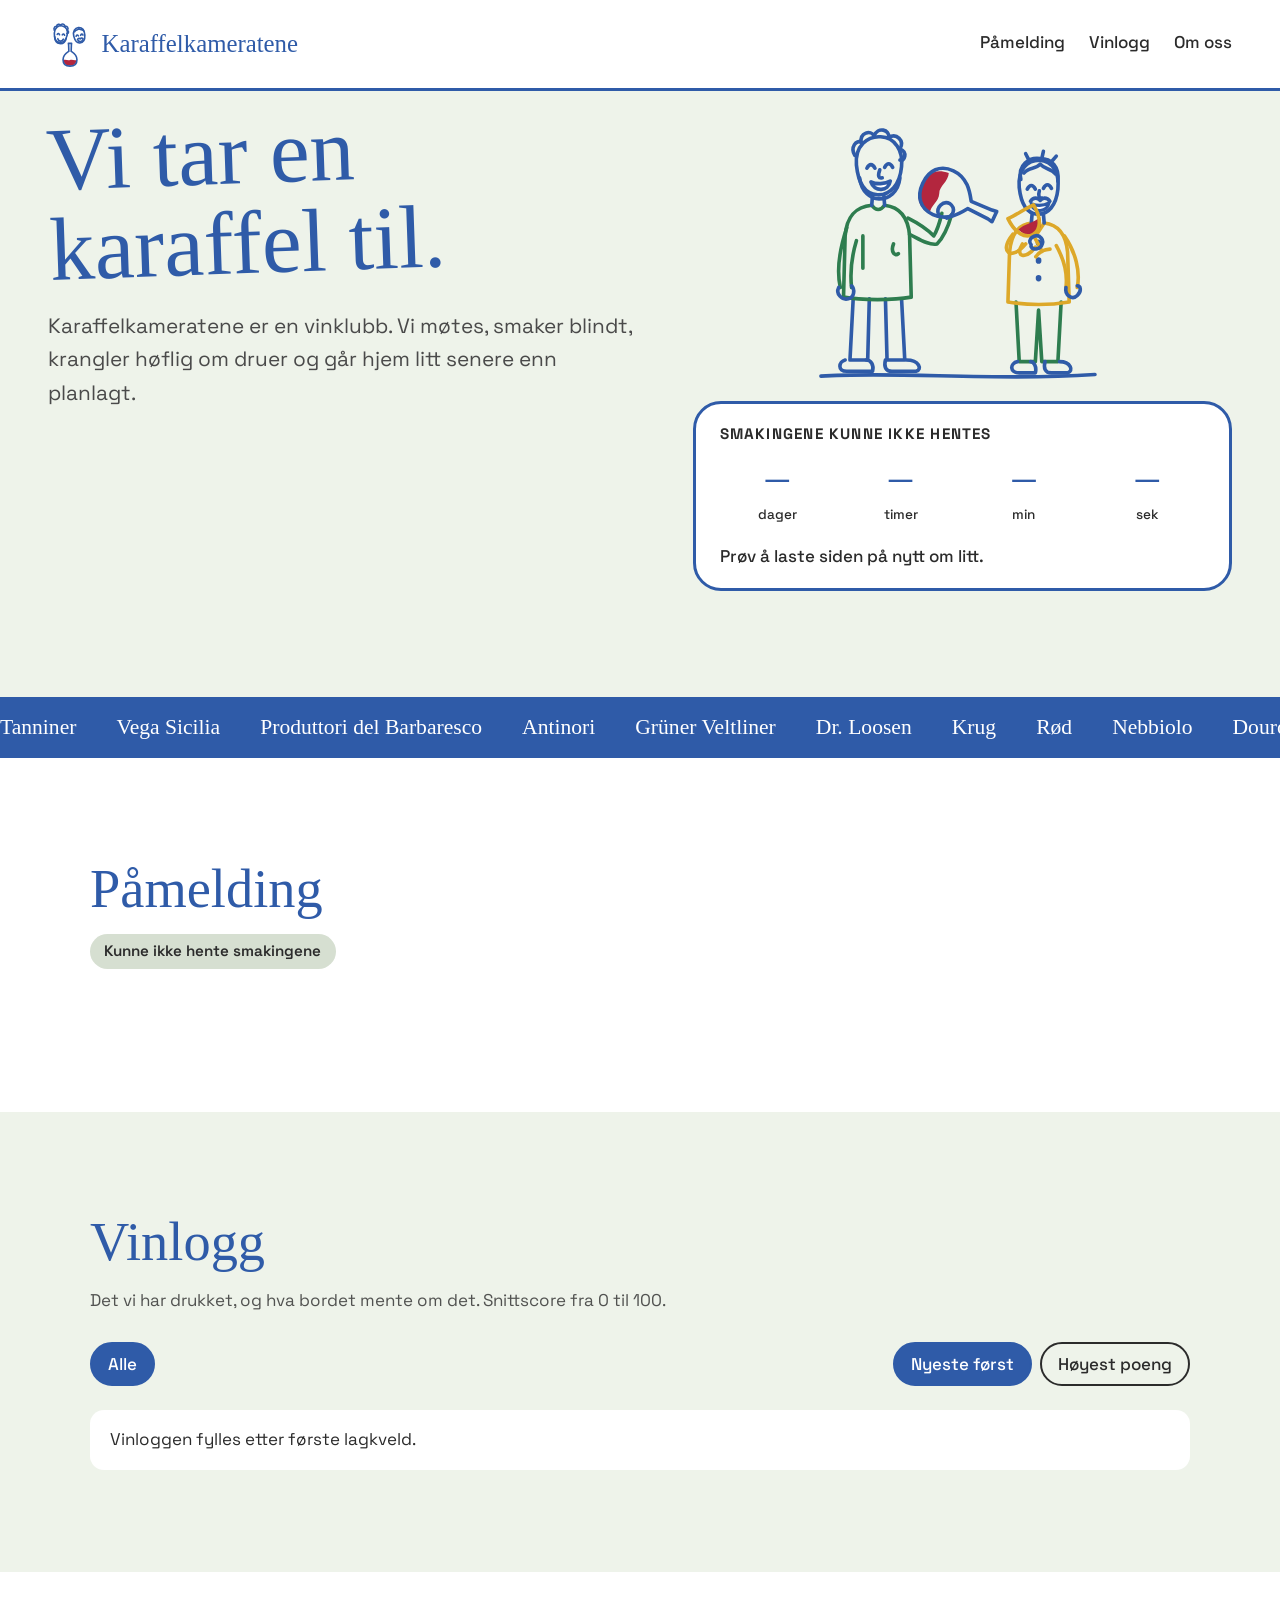
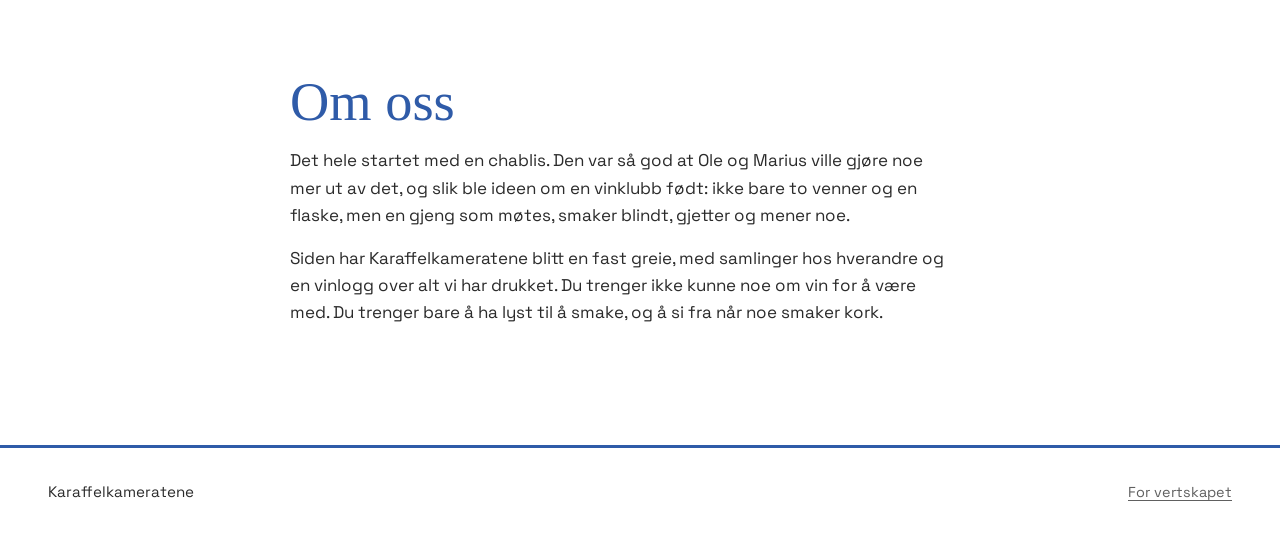
<file: index.html>
<!doctype html>
<html lang="nb" data-tema="kamerater" data-fast-tema>
<head>
  <meta charset="utf-8">
  <meta name="viewport" content="width=device-width, initial-scale=1">
  <title>Karaffelkameratene</title>
  <meta name="description" content="Karaffelkameratene er en vinklubb. Se når neste smaking starter, meld deg på og sjekk hva vi har drukket.">
  <meta property="og:title" content="Karaffelkameratene">
  <meta property="og:description" content="Vinklubb med smakinger, påmelding og vinlogg.">
  <meta property="og:type" content="website">
  <meta property="og:url" content="https://karaffelkameratene.no/">
  <meta name="theme-color" content="#eef3ea">
  <link rel="icon" href="/favicon.svg" type="image/svg+xml">
  <link rel="icon" href="/favicon-32.png" type="image/png" sizes="32x32">
  <link rel="apple-touch-icon" href="/apple-touch-icon.png">
  <link rel="manifest" href="/site.webmanifest">
  <meta name="apple-mobile-web-app-title" content="Karaffel">
  <meta name="apple-mobile-web-app-capable" content="yes">
  <meta name="mobile-web-app-capable" content="yes">
  <meta name="apple-mobile-web-app-status-bar-style" content="default">
  <link rel="preconnect" href="https://fonts.googleapis.com">
  <link rel="preconnect" href="https://fonts.gstatic.com" crossorigin>
  <link href="https://fonts.googleapis.com/css2?family=Bricolage+Grotesque:opsz,wght@12..96,500;12..96,800&family=Figtree:wght@400;500;600&family=Permanent+Marker&family=Space+Grotesk:wght@400;500;700&display=swap" rel="stylesheet">
  <script>
    // Velg tema før siden tegnes, så den ikke blinker. ?tema=kamerater forhåndsviser uten å lagre.
    (function () {
      var t = null;
      try { t = new URLSearchParams(location.search).get("tema") || localStorage.getItem("karaffel-tema"); } catch (e) {}
      if (t === "kamerater") document.documentElement.setAttribute("data-tema", t);
    })();
  </script>
  <link rel="stylesheet" href="style.css?v=20261025a">
  <link rel="stylesheet" href="tema.css?v=20261025a">
</head>
<body>
  <a class="skip" href="#pamelding">Hopp til påmelding</a>

  <a class="stripe" href="#pamelding" id="stripe" hidden>
    <span id="stripe-tekst"></span>
  </a>

  <header class="topp">
    <a class="merke" href="#"><span class="merke-ikon" aria-hidden="true"><svg width="44" height="48" focusable="false" viewBox="105 150 190 205" aria-hidden="true">
<g fill="none" stroke-width="7" stroke-linecap="round" stroke-linejoin="round">
<g transform="rotate(8 160 210) translate(28 147)">
<path d="M108 78 C110 96 122 104 132 104 C144 104 156 96 158 78" stroke="#2F5BA8"></path>
<path d="M117 66 C120 60 124 60 127 66 M139 65 C142 59 146 59 149 65 M122 84 C128 96 140 96 146 83" stroke="#2F5BA8"></path>
<path d="M104 62 C102 38 118 26 134 27 C152 28 162 44 160 64 C158 86 146 100 130 99 C113 98 106 82 104 62 Z" stroke="#2F5BA8"></path>
<path d="M102 50 C96 40 104 30 110 34 C108 22 122 18 126 26 C130 14 146 18 144 28 C154 22 164 32 158 42 C168 46 164 58 158 56" stroke="#2F5BA8"></path>
</g>
<g transform="rotate(-8 240 215) translate(-90 125)">
<path d="M306 90 C304 68 316 56 331 56 C348 57 356 72 354 92 C352 112 342 124 328 123 C314 122 308 108 306 90 Z" stroke="#2F5BA8"></path>
<path d="M312 72 C318 64 326 68 332 61 C338 68 346 66 351 73 M320 107 C324 101 330 103 332 106 C334 103 340 101 344 107 M316 92 C319 86 323 86 326 92 M336 91 C339 85 343 85 346 91 M322 112 C328 120 336 120 342 111" stroke="#2F5BA8"></path>
</g>
<g transform="translate(200 302)">
<path d="M-7 -52 L7 -52 L6 -46 L5 -18 C14 -12 30 -2 30 18 C30 36 18 46 0 46 C-18 46 -30 36 -30 18 C-30 -2 -14 -12 -5 -18 L-6 -46 Z" fill="#FFFFFF" stroke="none"></path>
<path d="M-28 20 C-18 16 -8 24 0 20 C10 16 18 24 28 20 C26 38 16 44 0 44 C-16 44 -26 38 -28 20 Z" fill="#B3263E" stroke="none"></path>
<path d="M-7 -52 L7 -52 L6 -46 L5 -18 C14 -12 30 -2 30 18 C30 36 18 46 0 46 C-18 46 -30 36 -30 18 C-30 -2 -14 -12 -5 -18 L-6 -46 Z" stroke="#2F5BA8"></path>
</g>
</g>
</svg></span>Karaffelkameratene</a>
    <nav aria-label="Hovedmeny">
      <a href="#pamelding">Påmelding</a>
      <a href="#vinlogg">Vinlogg</a>
      <a href="#om">Om oss</a>
    </nav>
  </header>

  <main>
    <section class="hero">
      <div class="hero-tekst">
        <h1>Vi tar en karaffel til.</h1>
        <p class="ingress">Karaffelkameratene er en vinklubb. Vi møtes, smaker blindt, krangler høflig om druer og går hjem litt senere enn planlagt.</p>
      </div>

      <div class="dansegulv" id="dansegulv" hidden>
        <p class="dansegulv-tekst" id="dansegulv-tekst"></p>
        <div class="dansere" id="dansere" aria-hidden="true"></div>
      </div>

      <div class="hero-kamerater" aria-hidden="true">
        <svg viewBox="50 0 370 335" focusable="false">
<g fill="none" stroke-width="4.5" stroke-linecap="round" stroke-linejoin="round">
<path d="M60 324 C150 318 280 330 400 322" stroke="#2F5BA8"></path>
<path d="M100 228 L96 304 L118 304 L120 228" stroke="#2F5BA8"></path>
<path d="M140 228 L142 304 L164 304 L160 228" stroke="#2F5BA8"></path>
<path d="M90 304 C82 306 80 318 92 318 L124 318 C126 310 122 304 116 304" stroke="#2F5BA8"></path>
<path d="M140 304 C138 312 140 318 148 318 L178 318 C186 316 182 304 166 304" stroke="#2F5BA8"></path>
<path d="M123 112 C104 114 92 124 90 150 L88 226 C110 230 150 230 172 226 L170 150 C168 124 156 114 139 112 M123 112 C128 119 134 119 139 112" stroke="#2E7D4F"></path>
<path d="M112 150 L112 190 M150 160 C146 170 152 176 156 172" stroke="#2E7D4F"></path>
<path d="M124 99 L123 112 M138 99 L139 112" stroke="#2F5BA8"></path>
<path d="M104 62 C102 38 118 26 134 27 C152 28 162 44 160 64 C158 86 146 100 130 99 C113 98 106 82 104 62 Z" stroke="#2F5BA8"></path>
<path d="M102 50 C96 40 104 30 110 34 C108 22 122 18 126 26 C130 14 146 18 144 28 C154 22 164 32 158 42 C168 46 164 58 158 56" stroke="#2F5BA8"></path>
<path d="M117 66 C120 60 124 60 127 66 M139 65 C142 59 146 59 149 65 M133 68 C130 76 132 79 136 78" stroke="#2F5BA8"></path>
<path d="M122 83 C128 86 140 86 146 82 C144 95 126 96 122 83 Z" fill="#FFFFFF" stroke="#2F5BA8"></path>
<path d="M108 78 C110 96 122 104 132 104 C144 104 156 96 158 78" stroke="#2F5BA8"></path>
<path d="M92 140 C82 170 80 196 84 214 M104 156 C98 176 96 196 98 214" stroke="#2E7D4F"></path>
<path d="M82 214 C78 222 86 230 94 228 C102 226 102 216 98 212" stroke="#2F5BA8"></path>
<path d="M168 128 C184 136 194 144 200 150 C206 140 208 130 210 122 M170 148 C182 154 194 162 204 160 C212 152 218 138 222 124" stroke="#2E7D4F"></path>
<g transform="translate(228 104) rotate(115)">
<path d="M-28 20 C-18 16 -8 24 0 20 C10 16 18 24 28 20 C26 38 16 44 0 44 C-16 44 -26 38 -28 20 Z" fill="#B3263E" stroke="none" transform="translate(3 2)"></path>
<path d="M-7 -52 L7 -52 L6 -46 L5 -18 C14 -12 30 -2 30 18 C30 36 18 46 0 46 C-18 46 -30 36 -30 18 C-30 -2 -14 -12 -5 -18 L-6 -46 Z" stroke="#2F5BA8"></path>
</g>
<path d="M206 124 C202 114 212 106 220 110 C228 116 224 126 216 128" stroke="#2F5BA8"></path>
<path d="M281 136 C292 142 299 152 300 168" stroke="#B3263E"><animate class="drikk" attributeName="opacity" dur="3s" repeatCount="indefinite" keyTimes="0;0.12;0.35;0.62;0.8;1" values="1;0;0;0;1;1"></animate></path>
<path d="M302 232 L306 306 L326 306 L330 242 L334 306 L354 306 L358 232" stroke="#2E7D4F"></path>
<path d="M304 306 C294 308 294 320 306 320 L326 320 C328 312 324 306 320 306" stroke="#2F5BA8"></path>
<path d="M338 306 C336 314 338 320 346 320 L366 320 C374 318 370 306 356 306" stroke="#2F5BA8"></path>
<path d="M321 134 C304 136 296 148 294 170 L292 232 C316 236 344 236 368 232 L366 170 C364 148 354 136 337 134 M321 134 L329 146 L337 134" stroke="#DDA829"></path>
<path d="M330 158 L330 159 M330 180 L330 181 M330 202 L330 203" stroke="#2F5BA8" stroke-width="7"></path>
<path d="M322 123 L321 134 M336 123 L337 134" stroke="#2F5BA8"></path>
<path d="M306 90 C304 68 316 56 331 56 C348 57 356 72 354 92 C352 112 342 124 328 123 C314 122 308 108 306 90 Z" stroke="#2F5BA8"></path>
<path d="M308 80 C304 62 318 52 332 54 C346 54 356 64 354 82 M312 72 C318 64 326 68 332 61 C338 68 346 66 351 73 M318 56 L314 48 M334 54 L336 45 M346 58 L352 51" stroke="#2F5BA8"></path>
<path d="M316 92 C319 86 323 86 326 92 M336 91 C339 85 343 85 346 91 M331 94 C329 101 331 104 334 103" stroke="#2F5BA8"></path>
<path d="M321 110 C328 113 336 113 343 109 C341 121 323 122 321 110 Z" fill="#FFFFFF" stroke="#2F5BA8" stroke-width="4"></path>
<path d="M320 107 C324 101 330 103 332 106 C334 103 340 101 344 107" stroke="#2F5BA8"></path>
<path d="M362 150 C376 170 382 194 378 214 M352 162 C362 180 366 198 364 214" stroke="#DDA829"></path>
<path d="M364 214 C362 224 372 230 378 224 C384 218 382 212 378 212" stroke="#2F5BA8"></path>
<!-- Kameraten med glasset løfter, drikker, setter ned og får påfyll, i loop hvert 3. sekund. Styres av script.js. -->
<path d="M298 148 C288 168 284 190 292 208 M310 160 C302 178 300 194 306 204" stroke="#DDA829"><animate class="drikk" attributeName="d" dur="3s" repeatCount="indefinite" keyTimes="0;0.12;0.35;0.62;0.8;1" calcMode="spline" keySplines="0 0 1 1;.4 0 .2 1;0 0 1 1;.4 0 .2 1;0 0 1 1" values="M298 148 C288 168 284 190 292 208 M310 160 C302 178 300 194 306 204;M298 148 C288 168 284 190 292 208 M310 160 C302 178 300 194 306 204;M298 148 C280 170 296 182 314 160 M310 160 C300 176 314 180 326 164;M298 148 C280 170 296 182 314 160 M310 160 C300 176 314 180 326 164;M298 148 C288 168 284 190 292 208 M310 160 C302 178 300 194 306 204;M298 148 C288 168 284 190 292 208 M310 160 C302 178 300 194 306 204"></animate></path>
<g>
<animateTransform class="drikk" attributeName="transform" type="translate" dur="3s" repeatCount="indefinite" keyTimes="0;0.12;0.35;0.62;0.8;1" calcMode="spline" keySplines="0 0 1 1;.4 0 .2 1;0 0 1 1;.4 0 .2 1;0 0 1 1" values="0 0;0 0;24 -50;24 -50;0 0;0 0"></animateTransform>
<g>
<animateTransform class="drikk" attributeName="transform" type="rotate" dur="3s" repeatCount="indefinite" keyTimes="0;0.12;0.35;0.62;0.8;1" calcMode="spline" keySplines="0 0 1 1;.4 0 .2 1;0 0 1 1;.4 0 .2 1;0 0 1 1" values="0 300 200;0 300 200;-28 300 200;-42 300 200;0 300 200;0 300 200"></animateTransform>
<g transform="translate(300 198)"><g>
<animateTransform class="drikk" attributeName="transform" type="scale" dur="3s" repeatCount="indefinite" keyTimes="0;0.12;0.35;0.62;0.8;1" values="1 1;1 1;1 1;1 0.5;1 0.5;1 1"></animateTransform>
<path d="M285 182 C294 179 306 184 316 181 C314 192 308 196 300 196 C292 196 287 190 285 182 Z" fill="#B3263E" stroke="none" transform="translate(-298 -196)"></path>
</g></g>
<path d="M282 166 C281 186 289 198 300 198 C311 198 319 186 318 166 C306 165 294 167 282 166 Z M300 198 L300 222 M290 224 C296 221 304 221 310 224" stroke="#DDA829"></path>
<path d="M292 208 C290 200 302 198 306 204 C310 212 302 218 296 216 C290 214 290 210 292 208 Z" stroke="#2F5BA8"></path>
</g>
</g>
<path d="M326 160 L334 152 M274 158 L266 152 M322 176 L330 178" stroke="#DDA829"><animate class="drikk" attributeName="opacity" dur="3s" repeatCount="indefinite" keyTimes="0;0.12;0.35;0.62;0.8;1" values="1;0;0;0;1;1"></animate></path>
</g>
</svg>
      </div>

      <div class="nedtelling" id="nedtelling" aria-live="off">
        <p class="nt-tittel" id="nt-tittel">Neste smaking</p>
        <div class="nt-tall" id="nt-tall" role="timer" aria-label="Tid til neste smaking">
          <div><b id="nt-d">–</b><span>dager</span></div>
          <div><b id="nt-t">–</b><span>timer</span></div>
          <div><b id="nt-m">–</b><span>min</span></div>
          <div><b id="nt-s">–</b><span>sek</span></div>
        </div>
        <p class="nt-info" id="nt-info"></p>
        <a class="knapp nt-knapp" id="nt-smaking" href="smaking/" hidden>Gjør deg klar</a>
      </div>
    </section>

    <div class="marquee" aria-hidden="true">
      <div class="marquee-spor" id="marquee"></div>
    </div>

    <section id="pamelding" class="seksjon mork">
      <div class="innpakning to-kol">
        <div>
          <h2>Påmelding</h2>
          <div class="pm-rad">
            <p id="pm-status-badge" class="badge" data-status="">Laster…</p>
          </div>
          <dl class="detaljer" id="detaljer"></dl>

          <div class="plasser" id="plasser-blokk" hidden>
            <div class="plasser-linje">
              <span id="plasser-tekst"></span>
            </div>
            <ul class="pameldt-liste" id="pameldt-liste" hidden></ul>
          </div>
        </div>

        <div>
          <form id="skjema" novalidate>
            <div class="felt">
              <label for="navn">Navn</label>
              <input id="navn" name="navn" type="text" autocomplete="name" required>
              <p class="feil" id="feil-navn" role="alert"></p>
            </div>
            <div class="felt" id="vin-felt">
              <label for="vin">Hva tar du med? <span class="valgfri">Valgfritt</span></label>
              <input id="vin" name="vin" type="text" placeholder="For eksempel en nebbiolo">
            </div>
            <div class="felt" id="datoer-felt" hidden>
              <label for="datoer">Hvilke datoer passer for deg? <span class="valgfri">Valgfritt</span></label>
              <input id="datoer" name="datoer" type="text" maxlength="200" placeholder="For eksempel 5., 12. eller 13. desember">
            </div>
            <button class="knapp" type="submit" id="send-knapp">Meld meg på</button>
          </form>

          <div class="bekreftelse" id="bekreftelse" hidden tabindex="-1">
            <h3 id="bekreftelse-tittel"></h3>
            <p id="bekreftelse-tekst"></p>
            <p><button class="knapp" type="button" id="kalender-knapp">Legg i kalenderen</button></p>
            <p><button class="lenke-knapp" type="button" id="en-til">Meld på en til</button></p>
          </div>
        </div>
      </div>

      <div class="innpakning senere" id="senere-blokk" hidden>
        <h3>Senere smakinger</h3>
        <ul id="senere-liste"></ul>
      </div>
    </section>

    <section id="vinlogg" class="seksjon lys">
      <div class="innpakning">
        <h2>Vinlogg</h2>
        <p class="under">Det vi har drukket, og hva bordet mente om det. Snittscore fra 0 til 100.</p>

        <div class="verktoy">
          <div class="filter" role="group" aria-label="Filtrer på vintype" id="filter"></div>
          <div class="sorter" role="group" aria-label="Sorter">
            <button type="button" data-sorter="dato" aria-pressed="true">Nyeste først</button>
            <button type="button" data-sorter="poeng" aria-pressed="false">Høyest poeng</button>
          </div>
          <label class="person-valg" id="person-valg" hidden>Vis score fra
            <select id="person"><option value="">Alle (snitt)</option></select>
          </label>
        </div>

        <ul class="logg" id="logg" aria-live="polite"></ul>

        <div class="kveldslogg-blokk" id="kveldslogg-blokk" hidden>
          <h3>Kveldslogg</h3>
          <p class="under">Kveldene vi har hatt, hvem som vant og hva som var best.</p>
          <ul class="kveldslogg" id="kveldslogg"></ul>
        </div>
      </div>
    </section>

    <section id="om" class="seksjon mork">
      <div class="innpakning smal">
        <h2>Om oss</h2>
        <p>Det hele startet med en chablis. Den var så god at Ole og Marius ville gjøre noe mer ut av det, og slik ble ideen om en vinklubb født: ikke bare to venner og en flaske, men en gjeng som møtes, smaker blindt, gjetter og mener noe.</p>
        <p>Siden har Karaffelkameratene blitt en fast greie, med samlinger hos hverandre og en vinlogg over alt vi har drukket. Du trenger ikke kunne noe om vin for å være med. Du trenger bare å ha lyst til å smake, og å si fra når noe smaker kork.</p>
      </div>
    </section>
  </main>

  <footer class="bunn">
    <p>Karaffelkameratene</p>
    <a class="bunn-vert" href="vert/">For vertskapet</a>
  </footer>

  <script src="kveld/oppsett.js?v=20261025a"></script>
  <script src="script.js?v=20261025a"></script>
</body>
</html>
</file>
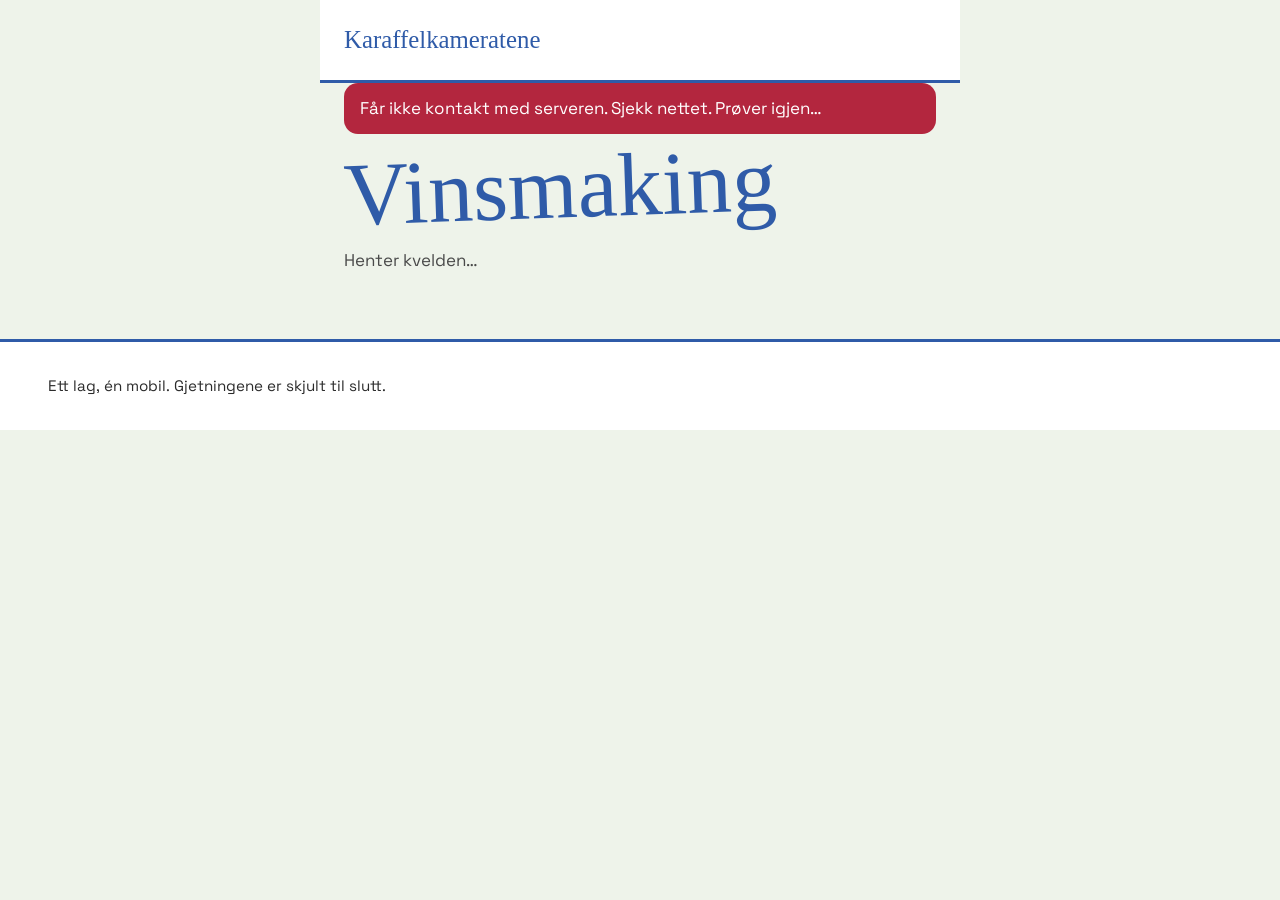
<file: kveld/index.html>
<!doctype html>
<html lang="nb">
<head>
  <meta charset="utf-8">
  <meta name="viewport" content="width=device-width, initial-scale=1">
  <meta name="robots" content="noindex, nofollow">
  <title>Flyttet – Karaffelkameratene</title>
  <meta http-equiv="refresh" content="0; url=/smaking/">
  <script>location.replace("/smaking/");</script>
</head>
<body style="font-family: system-ui, sans-serif; background: #eef3ea; color: #2b2b2b; padding: 2rem;">
  <p>Siden har flyttet til <a href="/smaking/">karaffelkameratene.no/smaking</a>.</p>
</body>
</html>
</file>
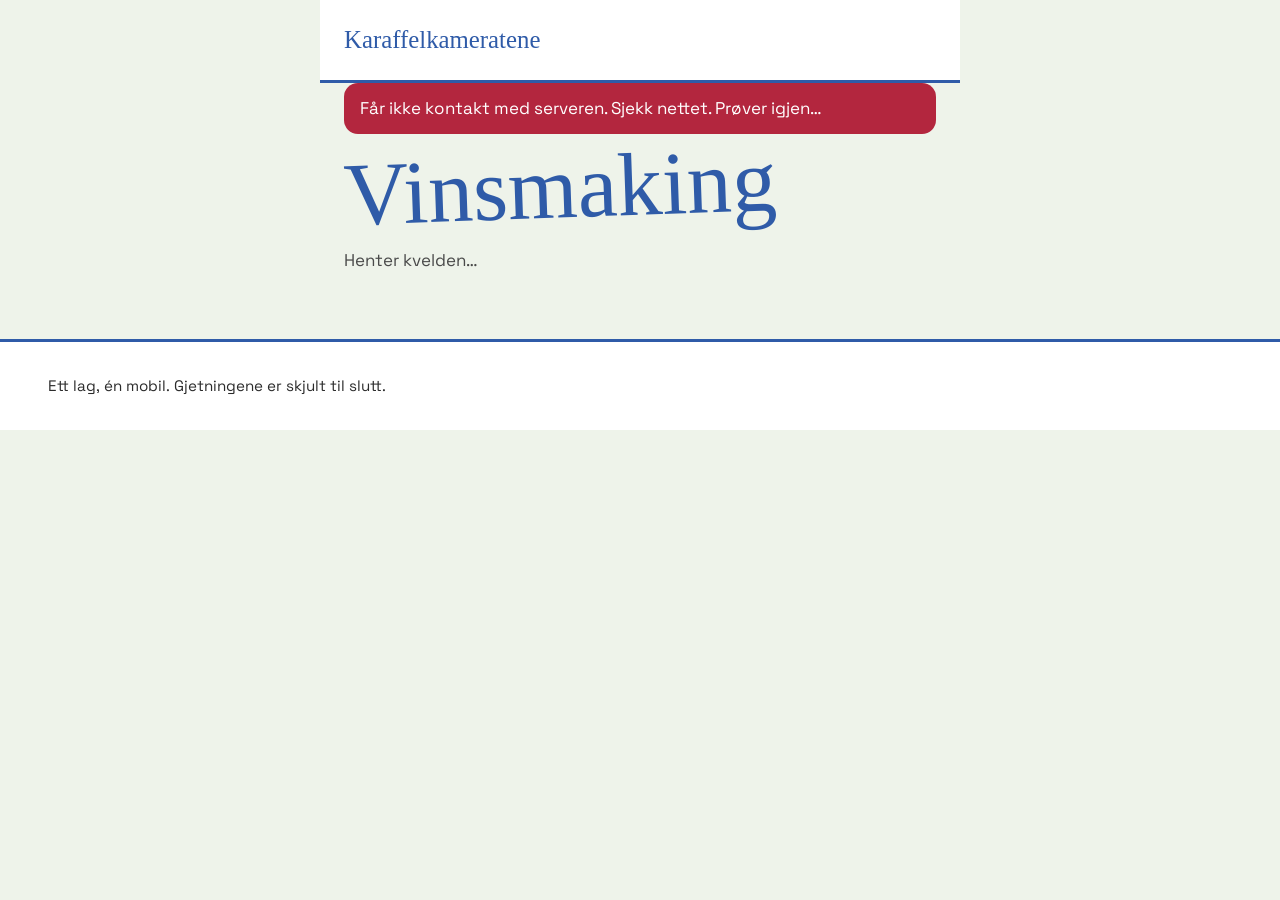
<file: smaking/index.html>
<!doctype html>
<html lang="nb" data-tema="kamerater" data-fast-tema>
<head>
  <meta charset="utf-8">
  <meta name="viewport" content="width=device-width, initial-scale=1, viewport-fit=cover">
  <title>Vinsmaking – Karaffelkameratene</title>
  <meta name="description" content="Lagkveld: registrer vinene deres, gjett de andre lagenes viner og gi score.">
  <meta name="theme-color" content="#eef3ea">
  <link rel="icon" href="/favicon.svg" type="image/svg+xml">
  <link rel="icon" href="/favicon-32.png" type="image/png" sizes="32x32">
  <link rel="apple-touch-icon" href="/apple-touch-icon.png">
  <link rel="manifest" href="/site.webmanifest">
  <meta name="apple-mobile-web-app-title" content="Karaffel">
  <meta name="apple-mobile-web-app-capable" content="yes">
  <meta name="mobile-web-app-capable" content="yes">
  <meta name="apple-mobile-web-app-status-bar-style" content="default">
  <meta name="robots" content="noindex">
  <link rel="preconnect" href="https://fonts.googleapis.com">
  <link rel="preconnect" href="https://fonts.gstatic.com" crossorigin>
  <link href="https://fonts.googleapis.com/css2?family=Bricolage+Grotesque:opsz,wght@12..96,500;12..96,800&family=Figtree:wght@400;500;600&family=Permanent+Marker&family=Space+Grotesk:wght@400;500;700&display=swap" rel="stylesheet">
  <link rel="stylesheet" href="../style.css?v=20261025a">
  <link rel="stylesheet" href="../kveld/kveld.css?v=20261025a">
  <link rel="stylesheet" href="smaking.css?v=20261025a">
  <link rel="stylesheet" href="../tema.css?v=20261025a">
</head>
<body class="kveld">
  <header class="topp">
    <a class="merke" href="../">Karaffelkameratene</a>
  </header>

  <main>
    <p class="melding" id="melding" role="status" hidden></p>
    <section class="kveld-intro">
      <h1 id="tittel">Vinsmaking</h1>
      <p class="kveld-info" id="info">Henter kvelden…</p>
    </section>
    <div id="lagkort"></div>
    <div id="hoved" aria-live="polite"></div>
    <div id="sidelinje"></div>
  </main>

  <footer class="bunn">
    <p>Ett lag, én mobil. Gjetningene er skjult til slutt.</p>
  </footer>

  <script src="../kveld/oppsett.js?v=20261025a"></script>
  <script src="../kveld/felles.js?v=20261025a"></script>
  <script src="../kveld/vinfelt.js?v=20261025a"></script>
  <script src="smaking.js?v=20261025a"></script>
</body>
</html>
</file>
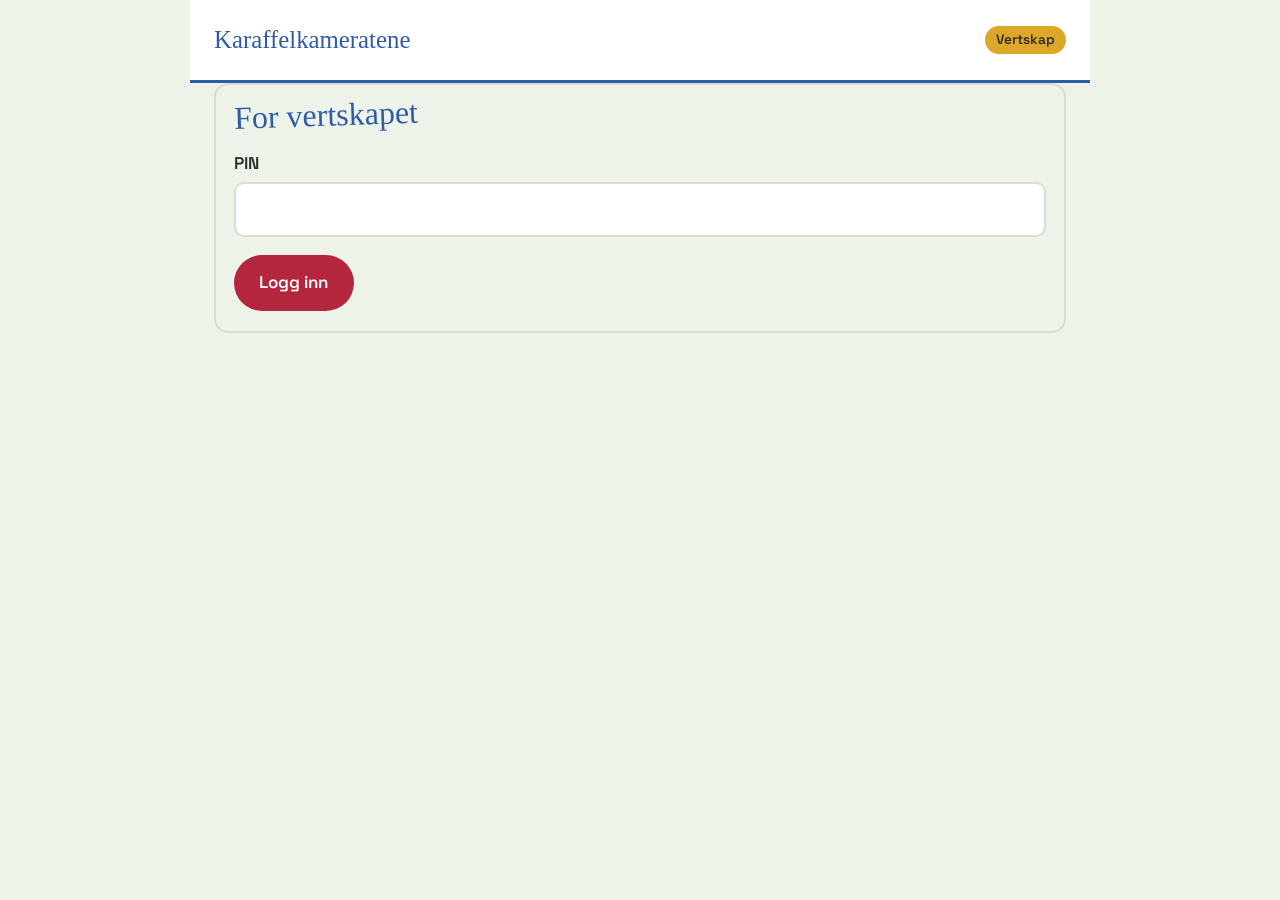
<file: styring-k7q2/index.html>
<!doctype html>
<html lang="nb">
<head>
  <meta charset="utf-8">
  <meta name="viewport" content="width=device-width, initial-scale=1">
  <meta name="robots" content="noindex, nofollow">
  <title>Flyttet – Karaffelkameratene</title>
  <meta http-equiv="refresh" content="0; url=/vert/">
  <script>location.replace("/vert/");</script>
</head>
<body style="font-family: system-ui, sans-serif; background: #eef3ea; color: #2b2b2b; padding: 2rem;">
  <p>Siden har flyttet til <a href="/vert/">karaffelkameratene.no/vert</a>.</p>
</body>
</html>
</file>
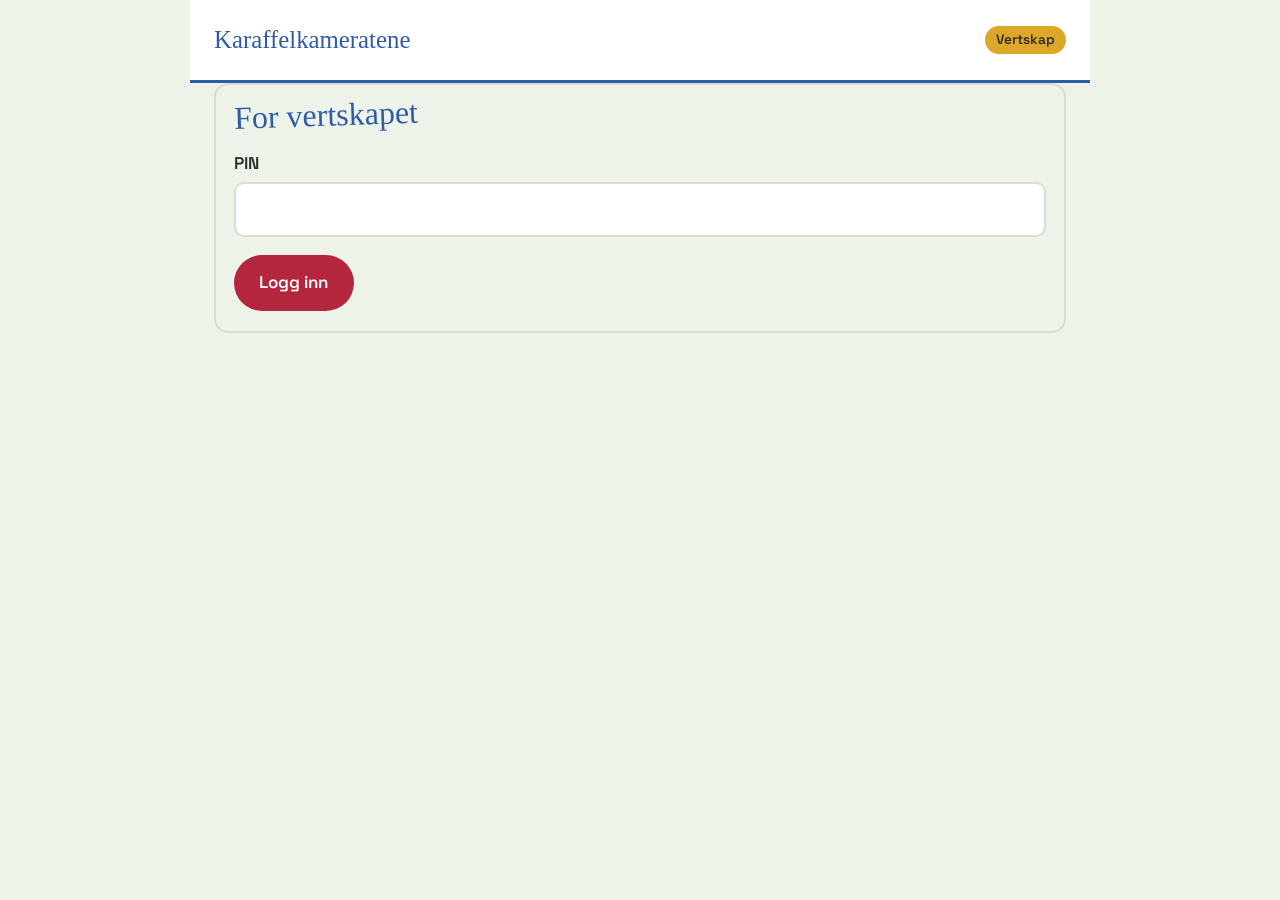
<file: vert/index.html>
<!doctype html>
<html lang="nb" data-tema="kamerater" data-fast-tema>
<head>
  <meta charset="utf-8">
  <meta name="viewport" content="width=device-width, initial-scale=1">
  <title>Vertskap – Karaffelkameratene</title>
  <meta name="robots" content="noindex, nofollow">
  <meta name="theme-color" content="#eef3ea">
  <link rel="icon" href="/favicon.svg" type="image/svg+xml">
  <link rel="preconnect" href="https://fonts.googleapis.com">
  <link rel="preconnect" href="https://fonts.gstatic.com" crossorigin>
  <link href="https://fonts.googleapis.com/css2?family=Bricolage+Grotesque:opsz,wght@12..96,500;12..96,800&family=Figtree:wght@400;500;600&family=Permanent+Marker&family=Space+Grotesk:wght@400;500;700&display=swap" rel="stylesheet">
  <link rel="stylesheet" href="../style.css?v=20261025a">
  <link rel="stylesheet" href="../kveld/kveld.css?v=20261025a">
  <link rel="stylesheet" href="../smaking/smaking.css?v=20261025a">
  <link rel="stylesheet" href="styring.css?v=20261025a">
  <link rel="stylesheet" href="../tema.css?v=20261025a">
</head>
<body class="kveld styring">
  <header class="topp">
    <a class="merke" href="../">Karaffelkameratene</a>
    <span class="kveld-merke">Vertskap</span>
  </header>

  <main>
    <p class="melding" id="melding" role="status" hidden></p>

    <form class="kort" id="logg-inn" hidden>
      <h1>For vertskapet</h1>
      <div class="felt">
        <label for="pin">PIN</label>
        <input id="pin" type="password" autocomplete="current-password" required>
      </div>
      <button class="knapp" type="submit">Logg inn</button>
      <p class="feil" id="pin-feil" role="alert"></p>
    </form>

    <div id="styring" hidden>
      <div id="innhold"></div>
      <button class="lenkeknapp" type="button" id="logg-ut">Logg ut</button>
    </div>
  </main>

  <script src="../kveld/oppsett.js?v=20261025a"></script>
  <script src="../kveld/felles.js?v=20261025a"></script>
  <script src="../kveld/vinfelt.js?v=20261025a"></script>
  <script src="styring.js?v=20261025a"></script>
</body>
</html>
</file>
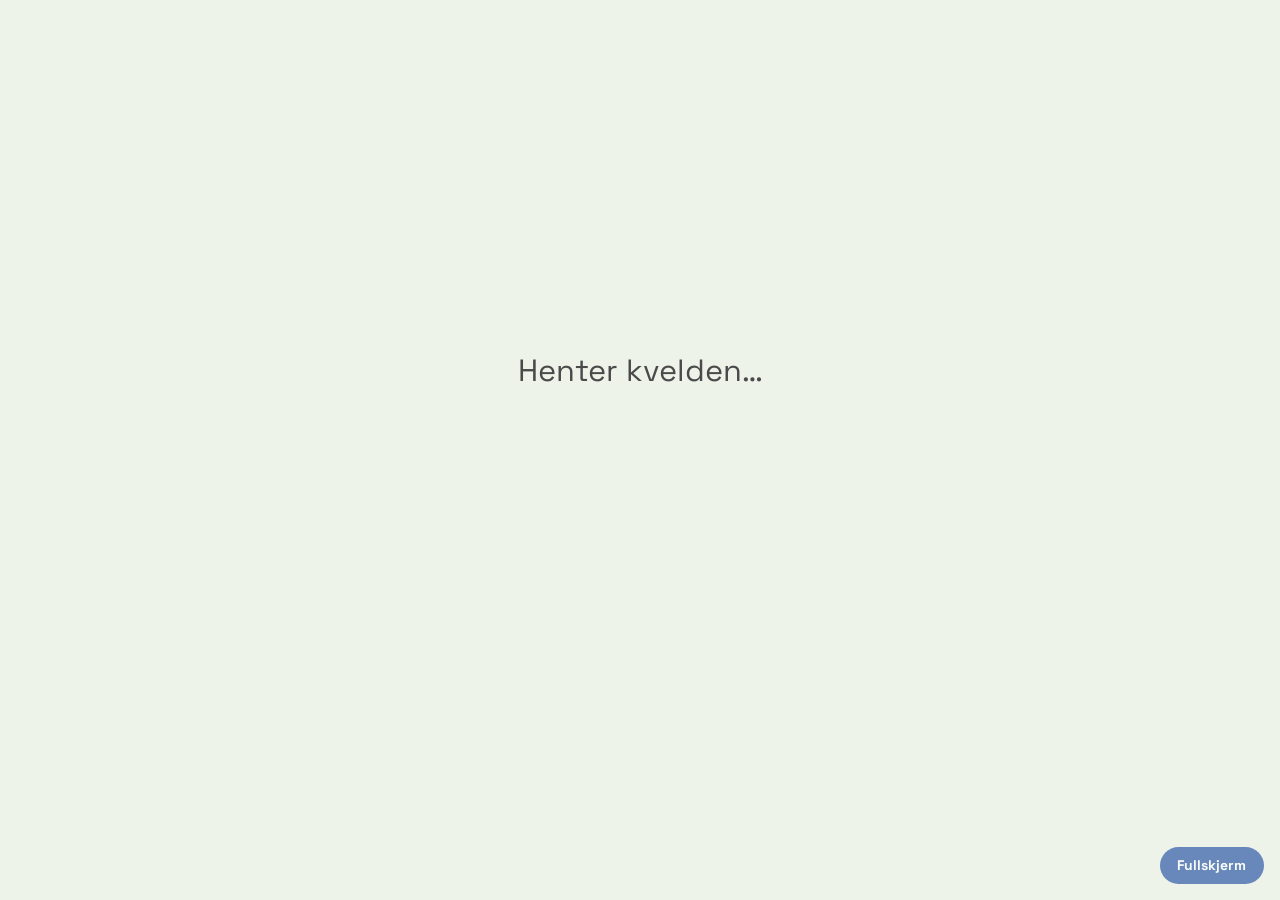
<file: vert/skjerm/index.html>
<!doctype html>
<html lang="nb" data-tema="kamerater" data-fast-tema>
<head>
  <meta charset="utf-8">
  <meta name="viewport" content="width=device-width, initial-scale=1">
  <title>Storskjerm – Karaffelkameratene</title>
  <meta name="robots" content="noindex, nofollow">
  <link rel="icon" href="/favicon.svg" type="image/svg+xml">
  <link rel="preconnect" href="https://fonts.googleapis.com">
  <link rel="preconnect" href="https://fonts.gstatic.com" crossorigin>
  <link href="https://fonts.googleapis.com/css2?family=Permanent+Marker&family=Space+Grotesk:wght@400;500;700&display=swap" rel="stylesheet">
  <link rel="stylesheet" href="skjerm.css?v=20261025a">
</head>
<body>
  <button class="fullskjerm" type="button" id="fullskjerm">Fullskjerm</button>
  <main id="skjerm">
    <p class="vent">Henter kvelden…</p>
  </main>
  <script src="../../kveld/oppsett.js?v=20261025a"></script>
  <script src="../../kveld/felles.js?v=20261025a"></script>
  <script src="skjerm.js?v=20261025a"></script>
</body>
</html>
</file>
<file: style.css>
:root {
  --ink: #1b1030;
  --ink-lys: #2c1d4a;
  --lilla: #ece6f6;
  --lilla-mork: #d7cceb;
  --vin: #e0245e;
  --sitron: #efe76a;
  --hvit: #ffffff;
  --radius: 14px;
  --tittel: "Bricolage Grotesque", system-ui, sans-serif;
  --brod: "Figtree", system-ui, sans-serif;
}

* { box-sizing: border-box; }
html { scroll-behavior: smooth; scroll-padding-top: 4rem; }

body {
  margin: 0;
  background: var(--ink);
  color: var(--hvit);
  font-family: var(--brod);
  font-size: 1.0625rem;
  line-height: 1.6;
}

h1, h2, h3 { font-family: var(--tittel); line-height: 1.05; margin: 0 0 1rem; }
h1 { font-size: clamp(3rem, 9vw, 6.5rem); font-weight: 800; letter-spacing: -0.03em; }
h2 { font-size: clamp(2rem, 5vw, 3.4rem); font-weight: 800; letter-spacing: -0.02em; }
h3 { font-size: 1.35rem; font-weight: 800; }
p { margin: 0 0 1rem; max-width: 60ch; }
a { color: inherit; }
:focus-visible { outline: 3px solid var(--sitron); outline-offset: 3px; }

.skip { position: absolute; left: -999px; top: 0; background: var(--sitron); color: var(--ink); padding: .6rem 1rem; z-index: 30; }
.skip:focus { left: 1rem; top: 1rem; }

/* Stripe øverst */
.stripe {
  display: block; position: sticky; top: 0; z-index: 20;
  background: var(--sitron); color: var(--ink);
  text-align: center; font-weight: 600; font-size: .95rem;
  padding: .45rem 1rem; text-decoration: none;
}
.stripe[hidden] { display: none; }
.stripe:hover { background: #f6f08f; }

/* Topp */
.topp {
  display: flex; flex-wrap: wrap; gap: .5rem 2rem; justify-content: space-between; align-items: center;
  padding: 1.25rem clamp(1rem, 5vw, 3rem);
}
.merke { font-family: var(--tittel); font-weight: 800; font-size: 1.3rem; text-decoration: none; }
/* Vises bare i kamerat-temaet (tema.css). */
.merke-ikon, .hero-kamerater { display: none; }
.topp nav { display: flex; flex-wrap: wrap; gap: .25rem 1.5rem; }
.topp nav a { text-decoration: none; font-weight: 500; border-bottom: 2px solid transparent; padding: .2rem 0; }
.topp nav a:hover { border-color: var(--vin); }
.topp nav { align-items: center; }
.topp nav .vert-knapp {
  border: 2px solid var(--sitron); border-radius: 999px; padding: .2rem .9rem; color: var(--sitron);
}
.topp nav .vert-knapp:hover { background: var(--sitron); color: var(--ink); border-color: var(--sitron); }

/* Knapper */
.knapp {
  display: inline-block; font: inherit; font-weight: 600; cursor: pointer;
  background: var(--vin); color: var(--hvit);
  padding: .9rem 1.6rem; border-radius: 999px; border: 0; text-decoration: none;
  transition: transform .15s ease, background .15s ease;
}
.knapp:hover { background: #f03872; transform: translateY(-2px); }
.knapp:disabled { opacity: .5; cursor: not-allowed; transform: none; }

/* Hero */
.hero {
  display: grid; grid-template-columns: 1.2fr 1fr; gap: clamp(1.5rem, 4vw, 4rem); align-items: center;
  max-width: 1280px; margin: 0 auto;
  padding: clamp(1.5rem, 5vw, 4rem) clamp(1rem, 5vw, 3rem) clamp(3rem, 7vw, 6rem);
}
.ingress { font-size: 1.3rem; color: var(--lilla-mork); margin-bottom: 1.75rem; }

.nedtelling {
  background: var(--sitron); color: var(--ink);
  border-radius: 28px; padding: clamp(1.25rem, 3vw, 2rem);
}
.nt-tittel { font-family: var(--tittel); font-weight: 800; font-size: 1.15rem; margin-bottom: .75rem; }
.nt-tall { display: grid; grid-template-columns: repeat(4, 1fr); gap: .5rem; }
.nt-tall[hidden] { display: none; }
.nt-tall div { text-align: center; }
.nt-tall b {
  display: block; font-family: var(--tittel); font-weight: 800;
  font-size: clamp(2.4rem, 7vw, 4.4rem); line-height: 1; font-variant-numeric: tabular-nums;
}
.nt-tall span { font-size: .85rem; font-weight: 500; }
.nt-info { margin: 1rem 0 0; font-weight: 500; }

/* Marquee */
.marquee { overflow: hidden; background: var(--vin); color: var(--hvit); padding: .85rem 0; }
.marquee-spor {
  display: flex; width: max-content; gap: 2.5rem;
  font-family: var(--tittel); font-weight: 800; font-size: 1.35rem; white-space: nowrap;
  animation: rull 45s linear infinite;
}
.marquee:hover .marquee-spor { animation-play-state: paused; }
@keyframes rull { to { transform: translateX(-50%); } }

/* Seksjoner */
.seksjon { padding: clamp(3.5rem, 8vw, 6.5rem) clamp(1rem, 5vw, 3rem); }
.seksjon.lys { background: var(--lilla); color: var(--ink); }
.seksjon.mork { background: var(--ink); color: var(--hvit); }
.innpakning { max-width: 1100px; margin: 0 auto; }
.innpakning.smal { max-width: 700px; }
.under { opacity: .8; margin-bottom: 1.75rem; }

/* Steg */
.steg { list-style: none; counter-reset: s; margin: 2rem 0 0; padding: 0; display: grid; grid-template-columns: repeat(3, 1fr); gap: 1.25rem; }
.steg li { counter-increment: s; background: var(--hvit); border-radius: var(--radius); padding: 1.5rem; }
.steg li::before {
  content: counter(s);
  display: grid; place-items: center; width: 2.6rem; height: 2.6rem; border-radius: 50%;
  background: var(--ink); color: var(--sitron); font-family: var(--tittel); font-weight: 800; margin-bottom: 1rem;
}
.steg p { margin: 0; }

/* Påmelding */
.to-kol { display: grid; grid-template-columns: 1fr 1fr; gap: clamp(1.5rem, 5vw, 4rem); }
.badge {
  display: inline-block; padding: .35rem .9rem; border-radius: 999px; font-weight: 600; font-size: .95rem;
  background: var(--ink-lys); color: var(--hvit);
}
.badge[data-status="apen"] { background: #3ddc97; color: var(--ink); }
.badge[data-status="stengt"] { background: var(--lilla-mork); color: var(--ink); }

.detaljer { margin: 1.25rem 0; display: grid; grid-template-columns: auto 1fr; gap: .5rem 1.25rem; }
.detaljer dt { font-weight: 600; color: var(--sitron); }
.detaljer dd { margin: 0; }

.plasser-linje { font-weight: 600; margin-bottom: .5rem; }

form, .bekreftelse { background: var(--ink-lys); border-radius: var(--radius); padding: clamp(1.25rem, 3vw, 2rem); }
.felt { margin-bottom: 1.1rem; }
.felt label { display: block; font-weight: 600; margin-bottom: .3rem; }
.valgfri { font-weight: 400; opacity: .7; margin-left: .3rem; }
input[type="text"], input[type="email"] {
  width: 100%; font: inherit; color: var(--ink); background: var(--hvit);
  border: 2px solid transparent; border-radius: 10px; padding: .75rem .9rem;
}
input[aria-invalid="true"] { border-color: var(--vin); }
.avkryss { display: grid; grid-template-columns: auto 1fr; gap: .25rem .75rem; align-items: start; }
.avkryss input { width: 1.3rem; height: 1.3rem; margin-top: .25rem; accent-color: var(--vin); }
.avkryss label { font-weight: 400; margin: 0; }
.avkryss .feil { grid-column: 2; }
.feil { color: #ffb3c8; font-size: .92rem; margin: .3rem 0 0; min-height: 0; }
.feil:empty { display: none; }
.bekreftelse[hidden], form[hidden] { display: none; }
.bekreftelse h3 { color: var(--sitron); }
.lenke-knapp { font: inherit; color: var(--lilla-mork); background: none; border: 0; padding: 0; text-decoration: underline; cursor: pointer; }

.senere { margin-top: 3rem; }
.senere ul { list-style: none; margin: 0; padding: 0; display: grid; gap: .75rem; }
.senere li { background: var(--ink-lys); border-radius: var(--radius); padding: 1rem 1.25rem; }
.senere strong { font-family: var(--tittel); font-weight: 800; }

/* Vinlogg */
.verktoy { display: flex; flex-wrap: wrap; justify-content: space-between; gap: 1rem; margin-bottom: 1.5rem; }
.filter, .sorter { display: flex; flex-wrap: wrap; gap: .5rem; }
.filter button, .sorter button {
  font: inherit; font-weight: 500; cursor: pointer; color: var(--ink); background: transparent;
  border: 2px solid var(--ink); border-radius: 999px; padding: .4rem 1rem;
}
.filter button:hover, .sorter button:hover { background: var(--lilla-mork); }
.filter button[aria-pressed="true"], .sorter button[aria-pressed="true"] { background: var(--ink); color: var(--sitron); }

.logg { list-style: none; margin: 0; padding: 0; display: grid; gap: .75rem; }
.logg li {
  display: grid; grid-template-columns: 1fr auto; gap: .25rem 1.5rem; align-items: center;
  background: var(--hvit); border-radius: var(--radius); padding: 1rem 1.25rem;
}
.logg .navn { font-family: var(--tittel); font-weight: 800; font-size: 1.15rem; }
.logg .meta { grid-column: 1; opacity: .75; font-size: .95rem; }
.logg .poeng {
  grid-row: 1 / span 2; grid-column: 2;
  font-family: var(--tittel); font-weight: 800; font-size: 1.8rem; color: var(--vin); font-variant-numeric: tabular-nums;
}
.tom { background: var(--hvit); border-radius: var(--radius); padding: 1rem 1.25rem; }

/* Bunn */
.bunn { display: flex; flex-wrap: wrap; justify-content: space-between; gap: .5rem 2rem; padding: 2rem clamp(1rem, 5vw, 3rem); background: #120a20; font-size: .95rem; }
.bunn p { margin: 0; }

/* Mobil */
@media (max-width: 820px) {
  .hero, .to-kol { grid-template-columns: 1fr; }
  .steg { grid-template-columns: 1fr; }
}

@media (prefers-reduced-motion: reduce) {
  html { scroll-behavior: auto; }
  .marquee-spor { animation: none; }
  .knapp { transition: none; }
}

/* «For vertskapet» nederst til høyre i bunnen. */
.bunn { align-items: center; }
.bunn-vert { margin-left: auto; font-size: .9rem; opacity: .75; text-decoration: underline; text-underline-offset: 3px; }
.bunn-vert:hover { opacity: 1; }

/* Hovedmenyen på én linje på mobil. */
@media (max-width: 480px) {
  .topp nav { gap: .25rem 1rem; }
  .topp nav a { font-size: .95rem; }
}

/* «Registrer lag og vin» ved siden av påmeldingsstatusen på PC, under på mobil. */
.pm-rad { display: flex; flex-wrap: wrap; align-items: center; gap: .75rem 1rem; }
.pm-rad .badge { margin: 0; }
.pm-rad .knapp[hidden] { display: none; }
@media (max-width: 820px) { .pm-rad { flex-direction: column; align-items: flex-start; } }

/* Vinloggen: samlingen som overskrift over vinene. */
.logg li.samling-hode { display: block; background: transparent; padding: 1.25rem 0 0; }
.logg li.samling-hode:first-child { padding-top: 0; }
.logg li.samling-hode .navn { display: block; font-size: 1.4rem; }
.logg li.samling-hode .meta { display: block; }

/* Dansegulvet: én kamerat per påmeldt, som danser og drikker av karaffelen. */
.dansegulv { margin-top: 1.5rem; }
.dansegulv[hidden] { display: none; }
.dansegulv-tekst { margin: 0 0 .5rem; font-weight: 600; }
.dansere { display: flex; flex-wrap: wrap; gap: .25rem .4rem; }
.danser { display: block; width: clamp(40px, 4.2vw, 56px); }
.danser svg { display: block; width: 100%; height: auto; overflow: visible; }
:is(.danser, .hopper) :is(.kropp, .bein, .arm-fri, .arm-karaffel) { transform-box: view-box; }
:is(.danser, .hopper) .kropp { transform-origin: 30px 102px; animation: dans-hopp var(--takt) ease-in-out var(--forsinkelse) infinite alternate; }
:is(.danser, .hopper) .bein-v { transform-origin: 30px 70px; animation: dans-bein var(--takt) ease-in-out var(--forsinkelse) infinite alternate; }
:is(.danser, .hopper) .bein-h { transform-origin: 30px 70px; animation: dans-bein var(--takt) ease-in-out var(--forsinkelse) infinite alternate-reverse; }
:is(.danser, .hopper) .arm-fri { transform-origin: 30px 40px; animation: dans-vink calc(var(--takt) * 2) ease-in-out var(--forsinkelse) infinite alternate; }
:is(.danser, .hopper) .arm-karaffel { transform-origin: 30px 40px; animation: dans-slurk var(--slurk) ease-in-out var(--forsinkelse) infinite; }
@keyframes dans-hopp { from { transform: translateY(0) rotate(-6deg); } to { transform: translateY(-8px) rotate(6deg); } }
@keyframes dans-bein { from { transform: rotate(-10deg); } to { transform: rotate(14deg); } }
@keyframes dans-vink { from { transform: rotate(-20deg); } to { transform: rotate(35deg); } }
/* Karaffelen løftes til munnen, holdes et øyeblikk og senkes igjen. */
@keyframes dans-slurk {
  0%, 55% { transform: rotate(0deg); }
  70%, 85% { transform: rotate(-100deg); }
  100% { transform: rotate(0deg); }
}
.dansegulv:is(.pause, .pause-skjult) .danser * { animation-play-state: paused; }
@media (prefers-reduced-motion: reduce) { :is(.danser, .hopper) * { animation: none !important; } }

/* Påskeegg: kveldens rangering, kameratene hopper rundt på hele skjermen. */
.dansegulv.har-hemmelighet .dansegulv-tekst { cursor: pointer; }
.hoppeland { position: fixed; inset: 0; z-index: 60; overflow: hidden; background: rgba(238, 243, 234, .9); cursor: pointer; }
.hopper-navn {
  display: inline-block; margin-top: .1rem; white-space: nowrap; font-weight: 700; font-size: .85rem; color: #2b2b2b;
  background: #fff; border: 2px solid #2f5ba8; border-radius: 999px; padding: .1rem .55rem;
}
.hopper.hopper-vinner .hopper-navn { background: #fff4c2; border-color: #dda829; }
.hoppe-tavle {
  position: absolute; z-index: 1; top: 1rem; left: 50%; transform: translateX(-50%); width: min(520px, 92vw);
  background: #fff; color: #2b2b2b; border: 3px solid #2f5ba8; border-radius: 18px; padding: 1rem 1.25rem; cursor: default;
}
.hoppe-tittel { margin: 0; font-family: "Permanent Marker", cursive; font-size: 1.6rem; color: #2f5ba8; }
.hoppe-under { margin: 0 0 .4rem; font-size: .9rem; opacity: .75; }
.hoppe-tavle ol { margin: 0 0 .75rem; padding-left: 1.4rem; font-size: .95rem; line-height: 1.45; }
.hoppe-tavle ol li:first-child { font-weight: 700; }
.hoppe-lukk { padding: .5rem 1.2rem; }

.hopper { position: absolute; left: 0; top: 0; width: 80px; text-align: center; will-change: transform; pointer-events: none; }
.hopper-figur { position: relative; width: 66px; margin: 0 auto; }
.hopper-figur svg { display: block; width: 100%; height: auto; overflow: visible; }
.krone { position: absolute; top: -18px; left: 0; width: 92%; text-align: center; font-size: 26px; line-height: 1; transform: rotate(-8deg); }
.hopper-vinner .hopper-navn { margin-bottom: 14px; }

/* Etter kåringen: kveldens kamerater hopper rundt øverst på forsiden. */
.hero { position: relative; }
.hoppefelt { position: absolute; inset: 0; z-index: 3; overflow: hidden; pointer-events: none; }
.hoppefelt .hopper { pointer-events: auto; cursor: pointer; }

/* Nye påmeldte dukker opp på dansegulvet, én etter én. */
.danser.ny { animation: dukk-opp .7s cubic-bezier(.2, .9, .3, 1.4) var(--inn, 0s) both; }
@keyframes dukk-opp { from { opacity: 0; transform: translateY(24px) scale(.2); } to { opacity: 1; transform: none; } }
@media (prefers-reduced-motion: reduce) { .danser.ny { animation: none; } }
.logg li.samling-hode .kveld-vinnere { display: block; margin-top: .3rem; font-weight: 700; }

/* Kveldslogg under vinloggen */
.kveldslogg-blokk { margin-top: 3rem; }
.kveldslogg { list-style: none; margin: 0; padding: 0; display: grid; gap: .75rem; }
.kveldslogg > li { display: grid; gap: .2rem; background: #fff; border-radius: var(--radius); padding: 1rem 1.25rem; }
.kveldslogg .navn { font-family: var(--tittel); font-size: 1.3rem; }
.kveldslogg .meta { opacity: .75; font-size: .95rem; }
.kveldslogg .kveld-vinnere { font-weight: 700; margin-top: .3rem; }
.kveld-topp { margin: .4rem 0 0; padding-left: 1.3rem; font-size: .95rem; }

/* Påmeldte og hva de tar med */
.pameldt-liste { list-style: none; margin: .5rem 0 0; padding: 0; display: flex; flex-wrap: wrap; gap: .3rem; }
.pameldt-liste[hidden] { display: none; }
.pameldt-liste li { display: flex; align-items: center; gap: .35rem; background: var(--k-kort, #fff); border: 2px solid var(--k-linje, #d6dfd1); border-radius: 999px; padding: .1rem .65rem .1rem .3rem; font-size: .85rem; line-height: 1.3; }
.pameldt-figur { flex: none; width: 24px; height: 26px; overflow: hidden; }   /* bare hode og overkropp, så listen tåler mange */
.pameldt-figur svg { display: block; width: 100%; height: auto; overflow: visible; }

/* Vinloggen: vis score fra én person */
.person-valg { display: flex; align-items: center; gap: .5rem; font-weight: 600; }
.person-valg[hidden] { display: none; }
.person-valg select { font: inherit; padding: .35rem .6rem; border: 2px solid var(--ink); border-radius: 999px; background: transparent; color: inherit; }

/* Knappen til kveldens smaking i «Neste smaking»-kortet */
.nt-knapp { margin-top: .75rem; }
.nt-knapp[hidden] { display: none; }
</file>
<file: tema.css>
/* =====================================================================
   Tema «Kamerater»: lyst og håndtegnet, med de to strekfigurene.
   Slås på med data-tema="kamerater" på <html>. Vertskapet velger tema
   på /kveld/vert/. Standardtemaet («Kveld») ligger i style.css.
   ===================================================================== */

html[data-tema="kamerater"] {
  --k-bakgrunn: #eef3ea;
  --k-kort: #ffffff;
  --k-tekst: #2b2b2b;
  --k-dempet: #4a4a4a;
  --k-linje: #d6dfd1;
  --k-blaa: #2f5ba8;
  --k-blaa-mork: #1f3f78;
  --k-gronn: #2e7d4f;
  --k-gul: #dda829;
  --k-rod: #b3263e;

  --tittel: "Permanent Marker", cursive;
  --brod: "Space Grotesk", system-ui, sans-serif;
  --vin: var(--k-rod);
  --sitron: var(--k-gul);
}

html[data-tema="kamerater"] body { background: var(--k-bakgrunn); color: var(--k-tekst); }

/* Titler: Permanent Marker har bare én vekt, og trenger ikke tett sperring. */
html[data-tema="kamerater"] :is(h1, h2, h3) { font-weight: 400; letter-spacing: 0; }
html[data-tema="kamerater"] :is(h1, h2) { color: var(--k-blaa); }
html[data-tema="kamerater"] h1 { font-size: clamp(2.8rem, 8vw, 5.6rem); line-height: 1; transform: rotate(-2deg); transform-origin: left center; }
html[data-tema="kamerater"] :focus-visible { outline-color: var(--k-blaa); }

/* Stripe og hopp-lenke */
html[data-tema="kamerater"] :is(.stripe, .skip) { background: var(--k-gul); color: var(--k-tekst); }
html[data-tema="kamerater"] .stripe:hover { background: #e7b94a; }

/* Topp */
html[data-tema="kamerater"] .topp { background: var(--k-kort); border-bottom: 3px solid var(--k-blaa); }
html[data-tema="kamerater"] .merke {
  display: inline-flex; align-items: center; gap: .6rem;
  font-weight: 400; font-size: 1.55rem; color: var(--k-blaa);
}
html[data-tema="kamerater"] .merke-ikon { display: inline-flex; }
html[data-tema="kamerater"] .topp nav a { color: var(--k-tekst); }
html[data-tema="kamerater"] .topp nav a:hover { border-color: var(--k-blaa); }
html[data-tema="kamerater"] .topp nav .vert-knapp { border-color: var(--k-blaa); color: var(--k-blaa); }
html[data-tema="kamerater"] .topp nav .vert-knapp:hover { background: var(--k-blaa); color: #fff; border-color: var(--k-blaa); }

/* Knapper */
html[data-tema="kamerater"] .knapp:hover { background: #962033; }

/* Hero: tekst til venstre, kameratene over nedtellingen til høyre */
html[data-tema="kamerater"] .hero {
  grid-template-columns: 1.1fr 1fr;
  grid-template-areas: "tekst bilde" "tekst nedtelling" "dans dans";
  padding-top: 1.5rem;
  align-items: start;
  row-gap: 1rem;
}
html[data-tema="kamerater"] .hero-tekst { grid-area: tekst; }
html[data-tema="kamerater"] .dansegulv { grid-area: dans; margin-top: 0; }
html[data-tema="kamerater"] .hero-kamerater { display: block; grid-area: bilde; justify-self: center; align-self: end; width: 100%; max-width: 360px; }
html[data-tema="kamerater"] .hero-kamerater svg { display: block; width: 100%; height: auto; max-height: 30vh; margin: 0 auto; }
html[data-tema="kamerater"] .nedtelling { grid-area: nedtelling; padding: 1.1rem 1.5rem; }
html[data-tema="kamerater"] .nt-tall b { font-size: clamp(2rem, 3.6vw, 3rem); }
html[data-tema="kamerater"] .nt-tittel { margin-bottom: .5rem; }
html[data-tema="kamerater"] .ingress { color: var(--k-dempet); }

html[data-tema="kamerater"] .nedtelling { background: var(--k-kort); color: var(--k-tekst); border: 3px solid var(--k-blaa); }
html[data-tema="kamerater"] .nt-tittel { font-family: var(--brod); font-weight: 700; text-transform: uppercase; letter-spacing: .08em; font-size: .95rem; }
html[data-tema="kamerater"] .nt-tall b { color: var(--k-blaa); font-weight: 400; }

/* Rullende bånd */
html[data-tema="kamerater"] .marquee { background: var(--k-blaa); color: #fff; }
html[data-tema="kamerater"] .marquee-spor { font-weight: 400; }

/* Seksjoner: lyse flater på grønnhvit bunn */
html[data-tema="kamerater"] .seksjon.lys { background: var(--k-bakgrunn); color: var(--k-tekst); }
html[data-tema="kamerater"] .seksjon.mork { background: var(--k-kort); color: var(--k-tekst); }

html[data-tema="kamerater"] .steg li { background: var(--k-kort); border-top: 6px solid var(--k-blaa); }
html[data-tema="kamerater"] .steg li:nth-child(2) { border-top-color: var(--k-gul); }
html[data-tema="kamerater"] .steg li:nth-child(3) { border-top-color: var(--k-gronn); }
html[data-tema="kamerater"] .steg li::before { background: var(--k-blaa); color: #fff; font-weight: 400; }

/* Påmelding */
html[data-tema="kamerater"] .badge { background: var(--k-linje); color: var(--k-tekst); }
html[data-tema="kamerater"] .badge[data-status="apen"] { background: var(--k-gronn); color: #fff; }
html[data-tema="kamerater"] .badge[data-status="stengt"] { background: var(--k-linje); color: var(--k-tekst); }
html[data-tema="kamerater"] .detaljer dt { color: var(--k-gronn); }
html[data-tema="kamerater"] :is(form, .bekreftelse) { background: var(--k-bakgrunn); }
html[data-tema="kamerater"] :is(input[type="text"], input[type="email"]) { border-color: var(--k-linje); }
html[data-tema="kamerater"] input[aria-invalid="true"] { border-color: var(--k-rod); }
html[data-tema="kamerater"] .feil { color: var(--k-rod); }
html[data-tema="kamerater"] .bekreftelse h3 { color: var(--k-gronn); }
html[data-tema="kamerater"] .lenke-knapp { color: var(--k-blaa); }
html[data-tema="kamerater"] .senere li { background: var(--k-bakgrunn); }

/* Vinlogg */
html[data-tema="kamerater"] :is(.filter, .sorter) button { color: var(--k-tekst); border-color: var(--k-tekst); }
html[data-tema="kamerater"] :is(.filter, .sorter) button:hover { background: var(--k-linje); }
html[data-tema="kamerater"] :is(.filter, .sorter) button[aria-pressed="true"] { background: var(--k-blaa); border-color: var(--k-blaa); color: #fff; }
html[data-tema="kamerater"] :is(.logg li, .tom) { background: var(--k-kort); }
html[data-tema="kamerater"] .logg .navn { font-family: var(--brod); font-weight: 700; }
html[data-tema="kamerater"] .logg .poeng { color: var(--k-blaa); font-weight: 400; }

/* Bunn */
html[data-tema="kamerater"] .bunn { background: var(--k-kort); color: var(--k-tekst); border-top: 3px solid var(--k-blaa); }

@media (max-width: 820px) {
  html[data-tema="kamerater"] .hero { grid-template-columns: 1fr; grid-template-areas: "tekst" "bilde" "nedtelling" "dans"; }
  html[data-tema="kamerater"] .hero-kamerater { max-width: 340px; }
}

/* =====================================================================
   Kveldsmodus og vertssiden (body.kveld)
   kveld.css bygger på mørke variabler. Her byttes de til lyse flater,
   og det som ellers ville fått lys tekst på lys bunn, rettes enkeltvis.
   ===================================================================== */

html[data-tema="kamerater"] body.kveld {
  --ink: var(--k-bakgrunn);
  --ink-lys: var(--k-kort);
  --hvit: var(--k-tekst);
  --lilla: var(--k-bakgrunn);
  --lilla-mork: var(--k-dempet);
}

/* Røde knapper skal ha hvit tekst selv om --hvit er byttet til mørk tekstfarge her. */
html[data-tema="kamerater"] body.kveld .knapp:not(.lys-knapp) { color: #fff; }

/* Merker og faner */
html[data-tema="kamerater"] .kveld-merke { background: var(--k-gul); color: var(--k-tekst); }
html[data-tema="kamerater"] .faner { background: var(--k-bakgrunn); }
html[data-tema="kamerater"] .fane { border-color: var(--k-linje); }
html[data-tema="kamerater"] .fane[aria-current="true"] { background: var(--k-blaa); border-color: var(--k-blaa); color: #fff; }
html[data-tema="kamerater"] .fane-avslort { border-color: var(--k-rod); }
html[data-tema="kamerater"] :is(.fane-bokstav, .vin-bokstav, .rang-bokstav, .kort-tittel, .kort legend, .poeng-topp label, .kort.felt label) { font-weight: 400; }
html[data-tema="kamerater"] .vin-bokstav { color: #fff; }
html[data-tema="kamerater"] .rang-bokstav { background: var(--k-blaa); color: #fff; }

/* Kort og skjema */
html[data-tema="kamerater"] .kort { border: 2px solid var(--k-linje); }
html[data-tema="kamerater"] .gruppe { color: var(--k-gronn); }
html[data-tema="kamerater"] .brikke { border-color: var(--k-linje); color: var(--k-tekst); }
html[data-tema="kamerater"] .brikke[aria-pressed="true"] { background: var(--k-blaa); border-color: var(--k-blaa); color: #fff; }
html[data-tema="kamerater"] input[type="range"] { accent-color: var(--k-blaa); }
html[data-tema="kamerater"] .kveld :is(input[type="text"], input[type="password"], input[type="date"], input[type="time"], input[type="number"], textarea) {
  color: var(--k-tekst); background: #fff; border: 2px solid var(--k-linje);
}
html[data-tema="kamerater"] .kveld :is(input, textarea):focus { border-color: var(--k-blaa); }
html[data-tema="kamerater"] .poeng-kort { background: var(--k-gul); color: var(--k-tekst); border-color: var(--k-gul); }
html[data-tema="kamerater"] .poeng-kort input[type="range"] { accent-color: var(--k-rod); }
html[data-tema="kamerater"] .lys-knapp { background: #fff; color: var(--k-blaa); box-shadow: inset 0 0 0 2px var(--k-blaa); }
html[data-tema="kamerater"] .lys-knapp:hover { background: var(--k-bakgrunn); }
html[data-tema="kamerater"] .lenkeknapp { color: var(--k-blaa); }

/* Meldinger og resultater */
html[data-tema="kamerater"] .melding { background: var(--k-rod); color: #fff; }
html[data-tema="kamerater"] .varsel { background: var(--k-gul); color: var(--k-tekst); }
html[data-tema="kamerater"] .feil { color: var(--k-rod); }
html[data-tema="kamerater"] .resultat { border-color: var(--k-blaa); }
html[data-tema="kamerater"] .gjett-svar.ok { color: var(--k-gronn); }
html[data-tema="kamerater"] .gjett-svar.naer { color: #8a5d00; }
html[data-tema="kamerater"] .gjett-svar.bom { color: var(--k-rod); }
html[data-tema="kamerater"] .vinner { background: var(--k-gul); color: var(--k-tekst); font-weight: 400; }

/* Lister */
html[data-tema="kamerater"] .rang-knapp { background: #fff; color: var(--k-tekst); border: 2px solid var(--k-linje); }
html[data-tema="kamerater"] .rang-poeng { color: var(--k-rod); font-weight: 400; }
html[data-tema="kamerater"] .toppliste li { background: var(--k-bakgrunn); color: var(--k-tekst); }
html[data-tema="kamerater"] .toppliste li.meg { outline-color: var(--k-blaa); }

/* Vertssiden */
html[data-tema="kamerater"] .live li { background: var(--k-bakgrunn); }
html[data-tema="kamerater"] .live li.avslort { outline-color: var(--k-blaa); }
html[data-tema="kamerater"] .live .mangler { color: var(--k-rod); }
html[data-tema="kamerater"] .samling-rad { border-bottom-color: var(--k-linje); }
html[data-tema="kamerater"] .samling-rad.aktiv { outline-color: var(--k-blaa); }
html[data-tema="kamerater"] .status-merke { background: var(--k-linje); color: var(--k-tekst); }
html[data-tema="kamerater"] .status-merke.klar { background: var(--k-gronn); color: #fff; }
html[data-tema="kamerater"] .status-merke.pa { background: var(--k-gul); color: var(--k-tekst); }
html[data-tema="kamerater"] :is(.gjett-oppsett, .vin-rad) { border-color: var(--k-linje); }
html[data-tema="kamerater"] .avkryss-linje input { accent-color: var(--k-blaa); }
html[data-tema="kamerater"] .fasit-merke, html[data-tema="kamerater"] .vin-felt .fasit label::after { background: var(--k-gul); color: var(--k-tekst); }
html[data-tema="kamerater"] .vin-felt .fasit input { border-color: var(--k-gul); }
html[data-tema="kamerater"] .pameldte-liste li { border-bottom-color: var(--k-linje); }
html[data-tema="kamerater"] .tema-alt { border-color: var(--k-linje); }
html[data-tema="kamerater"] .tema-alt:has(input:checked) { border-color: var(--k-blaa); }
html[data-tema="kamerater"] .tema-alt input { accent-color: var(--k-blaa); }
html[data-tema="kamerater"] .tema-alt strong { color: var(--k-tekst); font-weight: 400; }

/* Bekreftelse i siden */
html[data-tema="kamerater"] dialog.bekreft { border: 3px solid var(--k-blaa); }
html[data-tema="kamerater"] dialog.bekreft::backdrop { background: rgba(31, 63, 120, .35); }

html[data-tema="kamerater"] .logg li.samling-hode { background: transparent; }
html[data-tema="kamerater"] .logg li.samling-hode .navn { font-family: var(--tittel); font-weight: 400; font-size: 1.6rem; color: var(--k-blaa); }
html[data-tema="kamerater"] .badge[data-status="klar"] { background: var(--k-gul); color: var(--k-tekst); }
</file>
<file: kveld/kveld.css>
/* Kveldsmodus: bygger på ../style.css */

.kveld main { max-width: 640px; margin: 0 auto; padding: 0 clamp(1rem, 4vw, 1.5rem) 3rem; }
.kveld .topp { max-width: 640px; margin: 0 auto; padding-left: clamp(1rem, 4vw, 1.5rem); padding-right: clamp(1rem, 4vw, 1.5rem); }
.kveld-merke {
  background: var(--sitron); color: var(--ink); font-weight: 600; font-size: .85rem;
  padding: .2rem .7rem; border-radius: 999px;
}

.kveld-intro h1 { font-size: clamp(2.2rem, 9vw, 3.4rem); margin-bottom: .5rem; }
.kveld-info { color: var(--lilla-mork); }
.kveld-navn { margin: 1.25rem 0 1.5rem; }

/* Faner */
.faner {
  position: sticky; top: 0; z-index: 10;
  display: flex; gap: .5rem; overflow-x: auto;
  margin: 0 calc(-1 * clamp(1rem, 4vw, 1.5rem)); padding: .75rem clamp(1rem, 4vw, 1.5rem);
  background: var(--ink); scrollbar-width: none;
}
.faner::-webkit-scrollbar { display: none; }
.fane {
  flex: 0 0 auto; display: grid; justify-items: center; min-width: 3.6rem;
  font: inherit; cursor: pointer; color: var(--hvit);
  background: var(--ink-lys); border: 2px solid transparent; border-radius: var(--radius);
  padding: .4rem .7rem;
}
.fane-bokstav { font-family: var(--tittel); font-weight: 800; font-size: 1.4rem; line-height: 1.1; }
.fane-poeng { font-size: .8rem; opacity: .8; font-variant-numeric: tabular-nums; }
.fane-oppsummering { font-weight: 600; align-content: center; }
.fane[aria-current="true"] { background: var(--sitron); color: var(--ink); }

/* Panel */
.panel { padding-top: 1rem; }
.vin-hode { display: flex; gap: 1rem; align-items: center; margin-bottom: 1.25rem; }
.vin-hode h2 { font-size: clamp(1.6rem, 6vw, 2.2rem); margin: 0 0 .25rem; }
.vin-bokstav {
  flex: 0 0 auto; display: grid; place-items: center; width: 3.6rem; height: 3.6rem; border-radius: 50%;
  background: var(--vin); font-family: var(--tittel); font-weight: 800; font-size: 1.8rem;
}
.vin-meta { margin: 0; color: var(--lilla-mork); font-size: .95rem; }

.kort {
  background: var(--ink-lys); border: 0; border-radius: var(--radius);
  padding: 1.1rem 1.1rem 1.25rem; margin: 0 0 1rem; min-width: 0;
}
.kort legend {
  float: left; width: 100%; padding: 0; margin-bottom: .75rem;
  font-family: var(--tittel); font-weight: 800; font-size: 1.2rem;
}
.kort legend + * { clear: both; }
.hjelp { font-size: .92rem; color: var(--lilla-mork); }
.gruppe { font-weight: 600; font-size: .9rem; margin: 1rem 0 .4rem; color: var(--sitron); }

/* Glidebrytere */
.glider { display: grid; grid-template-columns: 6rem 1fr; gap: 0 .75rem; align-items: center; margin-bottom: .6rem; }
.glider label { font-weight: 600; }
.glider .skala { grid-column: 2; }
.skala { display: flex; justify-content: space-between; font-size: .8rem; opacity: .7; }
input[type="range"] { width: 100%; height: 2.25rem; margin: 0; accent-color: var(--sitron); cursor: pointer; }
input[type="range"][data-satt="false"] { opacity: .45; }

/* Brikker */
.brikker { display: flex; flex-wrap: wrap; gap: .45rem; }
.brikke {
  font: inherit; font-size: .95rem; font-weight: 500; cursor: pointer; color: var(--hvit);
  background: transparent; border: 2px solid var(--lilla-mork); border-radius: 999px;
  padding: .45rem .9rem; min-height: 2.6rem;
}
.brikke[aria-pressed="true"] { background: var(--sitron); border-color: var(--sitron); color: var(--ink); }

textarea {
  width: 100%; font: inherit; color: var(--ink); background: var(--hvit);
  border: 2px solid transparent; border-radius: 10px; padding: .75rem .9rem; resize: vertical;
}
.kort.felt label { font-family: var(--tittel); font-weight: 800; font-size: 1.2rem; margin-bottom: .6rem; }

/* Gjetting */
.gjett-rad { display: grid; gap: .4rem; margin-bottom: .9rem; }
.gjett-rad:last-child { margin-bottom: 0; }
.gjett-etikett { font-weight: 600; }
.gjett-svar { font-weight: 600; }
.gjett-svar.ok { color: #3ddc97; }
.gjett-svar.bom { color: #ffb3c8; }

/* Poeng */
.poeng-kort { background: var(--sitron); color: var(--ink); }
.poeng-kort input[type="range"] { accent-color: var(--vin); }
.poeng-topp { display: flex; justify-content: space-between; align-items: baseline; }
.poeng-topp label { font-family: var(--tittel); font-weight: 800; font-size: 1.2rem; }
.poeng-tall { font-family: var(--tittel); font-weight: 800; font-size: 3rem; line-height: 1; font-variant-numeric: tabular-nums; }

.panel-bunn { display: flex; flex-wrap: wrap; gap: .75rem; margin: 1.5rem 0 1rem; }
.panel-bunn .knapp { flex: 1 1 12rem; text-align: center; }
.lys-knapp { background: var(--hvit); color: var(--ink); }
.lys-knapp:hover { background: var(--lilla); }
.lenkeknapp {
  font: inherit; font-size: .92rem; color: var(--lilla-mork); background: none; border: 0;
  text-decoration: underline; cursor: pointer; padding: .5rem 0;
}

/* Oppsummering */
.rangering { list-style: none; margin: 0 0 1rem; padding: 0; display: grid; gap: .6rem; }
.rang-knapp {
  width: 100%; display: grid; grid-template-columns: auto 1fr auto; gap: 1rem; align-items: center;
  font: inherit; text-align: left; cursor: pointer; color: var(--ink);
  background: var(--hvit); border: 0; border-radius: var(--radius); padding: .85rem 1rem;
}
.rang-bokstav {
  display: grid; place-items: center; width: 2.4rem; height: 2.4rem; border-radius: 50%;
  background: var(--ink); color: var(--sitron); font-family: var(--tittel); font-weight: 800;
}
.rang-tekst { display: grid; min-width: 0; }
.rang-navn { font-family: var(--tittel); font-weight: 800; }
.rang-meta { font-size: .88rem; opacity: .7; }
.rang-poeng { font-family: var(--tittel); font-weight: 800; font-size: 1.6rem; color: var(--vin); font-variant-numeric: tabular-nums; }
.status:empty { display: none; }
.lagre-status { font-size: .9rem; color: var(--lilla-mork); margin-top: -.25rem; }

/* Meldinger */
.melding { background: var(--vin); border-radius: var(--radius); padding: .75rem 1rem; margin: 0 0 1rem; max-width: none; }
.melding[hidden] { display: none; }
.varsel { background: var(--sitron); color: var(--ink); border-radius: 10px; padding: .5rem .75rem; font-weight: 600; font-size: .92rem; }
#ingen[hidden], #innhold[hidden] { display: none; }

.fane-avslort { border-color: var(--vin); }
.kort-tittel { font-size: 1.3rem; margin-bottom: .75rem; }

/* Resultat etter avsløring */
.resultat { border: 2px solid var(--sitron); }
.gjett-svar.naer { color: var(--sitron); }
.resultat-linje { display: flex; flex-wrap: wrap; gap: .4rem 1.25rem; margin-top: .9rem; font-weight: 600; }

/* Toppliste */
.toppliste { list-style: none; margin: 0; padding: 0; display: grid; gap: .45rem; }
.toppliste li {
  display: grid; grid-template-columns: 2rem 1fr auto auto; gap: .75rem; align-items: center;
  background: var(--hvit); color: var(--ink); border-radius: 10px; padding: .55rem .85rem;
}
.toppliste li.hjelp { display: block; background: none; color: var(--lilla-mork); padding: 0; }
.toppliste li.meg { outline: 3px solid var(--sitron); }
.toppliste .plass { font-family: var(--tittel); font-weight: 800; text-align: center; }
.toppliste .rang-poeng { font-size: 1.3rem; }

/* Vertsside */
.kveld input[type="password"], .kveld input[type="date"], .kveld input[type="time"], .kveld input[type="number"] {
  width: 100%; font: inherit; color: var(--ink); background: var(--hvit);
  border: 2px solid transparent; border-radius: 10px; padding: .75rem .9rem;
}
#logg-inn[hidden], #vert[hidden] { display: none; }
#logg-inn h1 { font-size: 2rem; }
.live { list-style: none; margin: 0; padding: 0; display: grid; gap: .5rem; }
.live li { display: grid; grid-template-columns: auto 1fr auto; gap: .75rem; align-items: center; background: var(--ink); border-radius: 10px; padding: .6rem .75rem; }
.live li.hjelp { display: block; background: none; padding: 0; }
.live li.avslort { outline: 2px solid var(--sitron); }
.live .knapp { padding: .55rem 1.1rem; }
.live .rang-meta { opacity: .75; }
.gjett-oppsett { padding: .6rem 0; border-top: 1px solid var(--ink); }
.gjett-oppsett:first-of-type { border-top: 0; }
.avkryss-linje { display: flex; gap: .5rem; align-items: center; font-weight: 600; cursor: pointer; }
.avkryss-linje input { width: 1.3rem; height: 1.3rem; accent-color: var(--sitron); }
.gjett-detaljer { display: grid; gap: .5rem; margin-top: .5rem; }
.gjett-detaljer[hidden] { display: none; }
.vin-rad { border: 0; padding: 0 0 1rem; margin: 0 0 1rem; border-bottom: 1px solid var(--ink); min-width: 0; }
.vin-rad-topp { display: flex; justify-content: space-between; align-items: center; }
.vin-rad legend { float: left; font-family: var(--tittel); font-weight: 800; font-size: 1.15rem; padding: 0; }
.vin-felt { clear: both; display: grid; grid-template-columns: repeat(2, minmax(0, 1fr)); gap: 0 .75rem; }
.vin-felt input { min-width: 0; }
@media (max-width: 380px) { .vin-felt { grid-template-columns: minmax(0, 1fr); } }
.vin-felt .felt { margin-bottom: .6rem; }
.vin-felt label { font-size: .9rem; }
#oppsett h2 { margin-top: 2rem; }
.samling-rad { padding: 1rem 0; border-bottom: 1px solid var(--ink); }
.samling-rad.forbi { opacity: .6; }
.samling-rad.aktiv { background: var(--ink); border-radius: 10px; padding: 1rem; outline: 2px solid var(--sitron); }
.samling-topp { display: flex; justify-content: space-between; align-items: flex-start; gap: .75rem; margin-bottom: .75rem; }
.samling-navn { font-size: 1.15rem; margin: 0 0 .2rem; }
.samling-topp .rang-meta { margin: 0; opacity: .8; font-size: .92rem; }
.status-merke {
  flex: 0 0 auto; font-size: .8rem; font-weight: 600; border-radius: 999px; padding: .2rem .65rem;
  background: var(--ink); color: var(--lilla-mork); white-space: nowrap;
}
.status-merke.klar { background: #3ddc97; color: var(--ink); }
.status-merke.pa { background: var(--sitron); color: var(--ink); }
.samling-skjema { margin-top: 1rem; }
.samling-skjema[hidden], #oppsett[hidden], #live-innhold[hidden] { display: none; }
.live-under { font-size: 1.1rem; margin: 1.25rem 0 .6rem; }

/* Påmeldte på vertssiden */
.pameldte { margin-top: .9rem; background: var(--ink); border-radius: 10px; padding: .9rem; }
.pameldte[hidden] { display: none; }
.pameldte-tittel { font-family: var(--tittel); font-size: 1rem; margin: .25rem 0 .5rem; }
.pameldte-liste { list-style: none; margin: 0 0 .75rem; padding: 0; display: grid; gap: .35rem; }
.pameldte-liste li { display: grid; grid-template-columns: 1fr auto; gap: .5rem; align-items: center; border-bottom: 1px solid var(--ink-lys); padding: .35rem 0; }
.pameldte-liste .rang-meta { opacity: .7; font-size: .85rem; }
.legg-til { display: grid; grid-template-columns: minmax(0, 1fr) minmax(0, 1fr) auto; gap: .5rem; margin-top: .5rem; }
.legg-til .knapp { padding: .6rem 1rem; }
@media (max-width: 480px) { .legg-til { grid-template-columns: minmax(0, 1fr); } }

/* Bekreftelse i siden */
dialog.bekreft {
  width: min(92vw, 420px); border: 0; border-radius: var(--radius); padding: 1.25rem;
  background: var(--ink-lys); color: var(--hvit); box-shadow: 0 20px 60px rgba(0, 0, 0, .5);
}
dialog.bekreft::backdrop { background: rgba(10, 5, 20, .7); }
dialog.bekreft p { white-space: pre-line; margin: 0 0 1.25rem; }
.bekreft-knapper { display: flex; flex-wrap: wrap; gap: .6rem; justify-content: flex-end; }
.bekreft-knapper .knapp { padding: .65rem 1.2rem; }
.live .mangler { color: var(--sitron); font-size: .85rem; font-weight: 600; }
.vinner {
  background: var(--sitron); color: var(--ink); border-radius: var(--radius);
  padding: .8rem 1rem; margin: 1rem 0 0; font-family: var(--tittel); font-weight: 800; font-size: 1.2rem;
}
.vinner[hidden] { display: none; }
.fasit-merke, .vin-felt .fasit label::after {
  font-family: var(--brod); font-size: .72rem; font-weight: 600; letter-spacing: .02em;
  background: var(--sitron); color: var(--ink); border-radius: 999px; padding: .05rem .45rem;
}
.vin-felt .fasit label::after { content: "fasit"; margin-left: .4rem; }
.vin-felt .fasit input { border-color: var(--sitron); }
.live-knapper { margin-top: 1rem; }
.vin-felt .bred { grid-column: 1 / -1; }
.samling-knapper { display: flex; flex-wrap: wrap; gap: .5rem; align-items: center; }
.samling-knapper .knapp { padding: .6rem 1.1rem; }
#ny-samling { margin-top: 1rem; }

/* Temavalg på vertssiden */
.tema-valg { border: 0; padding: 0; margin: 0 0 1rem; min-width: 0; display: grid; gap: .6rem; }
.tema-valg legend { position: absolute; width: 1px; height: 1px; overflow: hidden; clip: rect(0 0 0 0); white-space: nowrap; }
.tema-alt {
  display: grid; grid-template-columns: auto 1fr; gap: .75rem; align-items: start; cursor: pointer;
  background: var(--ink); border: 2px solid transparent; border-radius: var(--radius); padding: .8rem 1rem;
}
.tema-alt:has(input:checked) { border-color: var(--sitron); }
.tema-alt input { width: 1.2rem; height: 1.2rem; margin: .2rem 0 0; accent-color: var(--sitron); }
.tema-alt span { font-size: .95rem; color: var(--lilla-mork); }
.tema-alt strong { display: block; font-family: var(--tittel); font-weight: 800; font-size: 1.1rem; color: var(--hvit); }

/* Lenke mellom styringssiden og vertssiden, til høyre i toppen. */
.topp .side-lenke { margin-left: auto; font-size: .9rem; font-weight: 600; text-decoration: underline; text-underline-offset: 3px; }
</file>
<file: smaking/smaking.css>
/* Lagkveld: bygger på style.css, kveld/kveld.css og tema.css (alltid Kamerater). */

.kveld select {
  width: 100%; font: inherit; color: var(--k-tekst, var(--ink)); background: #fff;
  border: 2px solid var(--k-linje, transparent); border-radius: 10px; padding: .7rem .8rem;
}
.kveld select:disabled { opacity: .55; }
.felt input[hidden], .felt select[hidden] { display: none; }
.felt select + input, .felt input + input { margin-top: .5rem; }

.lag-hode { display: flex; flex-wrap: wrap; align-items: baseline; justify-content: space-between; gap: .25rem 1rem; }
.lag-navn { font-family: var(--tittel); font-size: 1.5rem; color: var(--k-blaa, var(--sitron)); margin: 0; }
.lag-hode .rang-meta { margin: 0; }

.vinskjema legend { font-size: 1.4rem; }
.to-felt { display: grid; grid-template-columns: repeat(2, minmax(0, 1fr)); gap: 0 .75rem; }
.vinskjema .poeng-kort { margin: .5rem 0 .25rem; }

.presenterer { border-color: var(--k-gul, var(--sitron)); border-width: 3px; }

.fasit-kort h3 { margin: .1rem 0 .6rem; font-size: 1.35rem; }
.fasit-bokstav { margin: 0; font-weight: 700; color: var(--k-rod, var(--vin)); }
.fasit-liste { display: grid; grid-template-columns: auto 1fr; gap: .3rem 1rem; margin: 0 0 .5rem; }
.fasit-liste dt { font-weight: 700; }
.fasit-liste dd { margin: 0; }

.lagliste { list-style: none; margin: 0; padding: 0; display: grid; gap: .4rem; }
.lagliste li { display: flex; justify-content: space-between; gap: 1rem; padding: .5rem .75rem; border-radius: 10px; background: var(--k-bakgrunn, var(--ink)); }
.lagliste li.pagar { outline: 3px solid var(--k-gul, var(--sitron)); }
.lagliste .rang-meta { opacity: .8; }

.tidligere summary { cursor: pointer; font-weight: 700; }
.tidligere .fasit-kort { margin-top: .75rem; }

.vinrangering li.beste { outline: 3px solid var(--k-gul, var(--sitron)); }
.vinrangering li { grid-template-columns: 2rem 1fr auto; }
.vinrangering .rang-tekst { display: grid; min-width: 0; }

/* Fasit med lagets gjetning ved siden av */
.fasit-tabell { width: 100%; border-collapse: collapse; margin: 0 0 .5rem; table-layout: fixed; }
.fasit-tabell th, .fasit-tabell td { text-align: left; vertical-align: top; padding: .35rem .4rem; border-bottom: 1px solid rgba(0, 0, 0, .1); overflow-wrap: anywhere; }
.fasit-tabell tr:first-child th { font-size: .85rem; text-transform: uppercase; letter-spacing: .04em; opacity: .7; }
.fasit-tabell th:first-child { width: 26%; font-weight: 700; }
.fasit-tabell td { font-weight: 600; }
.fasit-tabell td.gjettet { font-weight: 400; }

/* Statuskortet mens man venter på runden */
.status-kort { border-left: 6px solid #dda829; }
.status-kort.klar { border-left-color: #2e7d4f; }
.sjekkliste { list-style: none; margin: .25rem 0 .75rem; padding: 0; display: grid; gap: .3rem; }
.sjekkliste li { display: flex; gap: .5rem; align-items: baseline; }
.sjekkliste li::before { content: "○"; font-weight: 700; color: #b3263e; }
.sjekkliste li.ok::before { content: "✓"; color: #2e7d4f; }
details.kort > summary { cursor: pointer; font-weight: 700; }

/* «Hvem er du?»: navneknapper fra påmeldingslisten */
.navnevalg { display: flex; flex-wrap: wrap; gap: .5rem; margin: .5rem 0 1rem; }
.navneknapp {
  font: inherit; font-weight: 700; font-size: 1.05rem; cursor: pointer; padding: .7rem 1.1rem;
  background: #fff; color: #2b2b2b; border: 2px solid #2f5ba8; border-radius: 999px;
}
.navneknapp:hover { background: #eaf0fb; }
.navneknapp[aria-pressed="true"] { background: #2f5ba8; color: #fff; }
.navneknapp:disabled { opacity: .5; }
</file>
<file: vert/styring.css>
/* Adminside for lagkvelden: bredere enn mobilsidene, brukes fra PC. */
.styring main, .styring .topp { max-width: 900px; }
#logg-inn[hidden], #styring[hidden] { display: none; }
.runde { border: 3px solid var(--k-blaa, var(--sitron)); }
.status-liste { margin: 0 0 1rem; padding-left: 1.2rem; }
.status-liste li { margin: .25rem 0; }
.lag-rad .samling-knapper { margin-top: .25rem; }
.vin-detaljer { margin-top: .75rem; }
.vin-detaljer[hidden] { display: none; }
.vin-retting { background: var(--k-bakgrunn, var(--ink)); border-radius: 10px; padding: .75rem; margin-bottom: .75rem; }
.vin-retting .vin-felt { grid-template-columns: repeat(3, minmax(0, 1fr)); }
@media (max-width: 640px) { .vin-retting .vin-felt { grid-template-columns: repeat(2, minmax(0, 1fr)); } }
.forhandsvisning { margin: 1rem 0; }
.forhandsvisning summary { cursor: pointer; font-weight: 700; }
.samling-knapper .knapp:disabled { opacity: .45; }

/* Arrangementsvalget */
.styring #innhold h1 { overflow-wrap: anywhere; hyphens: auto; }
.styring .tilbake { margin: 0 0 .75rem; }
@media (max-width: 520px) { .styring #innhold h1 { font-size: clamp(1.8rem, 9vw, 2.6rem); } }

/* Poengregler */
.poengregler summary { cursor: pointer; margin: 0; }
.poengregler[open] summary { margin-bottom: 1rem; }
.regel-tabell { width: 100%; border-collapse: collapse; margin-bottom: 1rem; font-size: .95rem; }
.regel-tabell th, .regel-tabell td { text-align: left; vertical-align: top; padding: .5rem .6rem; border-bottom: 1px solid rgba(0, 0, 0, .12); }
.regel-tabell td:nth-child(2) { white-space: nowrap; font-weight: 600; font-variant-numeric: tabular-nums; }
.regel-tabell .sum td { font-weight: 700; border-bottom: 0; }
@media (max-width: 600px) {
  .regel-tabell tr:first-child { display: none; }
  .regel-tabell tr { display: grid; grid-template-columns: 1fr auto; border-bottom: 1px solid rgba(0, 0, 0, .12); padding: .4rem 0; }
  .regel-tabell td { border: 0; padding: .1rem 0; }
  .regel-tabell td:first-child { font-weight: 600; }
  .regel-tabell td:nth-child(3) { grid-column: 1 / -1; }
}

/* Loddtrekning */
.trekning-stor { font-family: var(--tittel); font-size: clamp(2rem, 6vw, 3.4rem); line-height: 1.1; text-align: center; margin: .5rem 0 1rem; max-width: none; overflow-wrap: anywhere; }
.trekning-liste { margin: 0 0 1rem; padding-left: 1.5rem; font-weight: 600; }
.trekning-liste li { margin: .2rem 0; }
.trekning-liste li.ferdig { opacity: .55; font-weight: 400; }

/* Arkivet */
.vinner-linje { font-weight: 700; font-size: 1.1rem; margin: 0 0 .25rem; }

/* Nytt arrangement fra ferdige oppsett */
.nytt-arrangement { margin: 1rem 0 1.5rem; padding-top: 1rem; border-top: 2px solid rgba(0, 0, 0, .08); }
.maler { display: grid; grid-template-columns: repeat(auto-fill, minmax(170px, 1fr)); gap: .5rem; margin-bottom: .75rem; }
.mal {
  display: grid; gap: .15rem; text-align: left; font: inherit; cursor: pointer; padding: .65rem .8rem;
  background: #fff; color: inherit; border: 2px solid rgba(0, 0, 0, .12); border-radius: 12px;
}
.mal span { font-size: .85rem; opacity: .75; }
.mal:hover { border-color: #2f5ba8; }
.mal.valgt { border-color: #2f5ba8; background: #eaf0fb; }
.mal-om { margin-bottom: 1rem; }
.avkryss-linje { display: flex; align-items: center; gap: .4rem; grid-column: 1 / -1; font-weight: 600; }

/* Byggeklosser */
.moduler { grid-column: 1 / -1; border: 2px solid rgba(0, 0, 0, .1); border-radius: 12px; padding: .75rem 1rem 1rem; margin: .25rem 0; display: grid; gap: .5rem; }
.moduler legend { font-weight: 700; padding: 0 .35rem; }
.modul { display: grid; grid-template-columns: auto 1fr; gap: .1rem .6rem; align-items: start; cursor: pointer; }
.modul input { margin-top: .3rem; width: 1.1rem; height: 1.1rem; }
.modul span { display: grid; }
.modul small { opacity: .7; font-size: .85rem; }
.modul-valg { font-weight: 600; }
.modul-valg select { margin-left: .4rem; font: inherit; padding: .2rem .4rem; }
.modul-gjett { display: flex; flex-wrap: wrap; gap: .35rem 1rem; align-items: center; font-weight: 600; }
.modul-gjett label { font-weight: 400; display: inline-flex; align-items: center; gap: .25rem; cursor: pointer; }

/* Byggeklosser: poeng per felt og vertens viner */
.modul-tittel { font-weight: 700; display: block; margin-bottom: .35rem; }
.poeng-rad { display: flex; flex-wrap: wrap; gap: .5rem 1rem; margin-bottom: .35rem; }
.poeng-rad label { display: grid; gap: .15rem; font-size: .9rem; font-weight: 600; }
.poeng-rad input { width: 4.2rem; font: inherit; padding: .3rem .4rem; }
.modul-poeng small { display: block; opacity: .7; font-size: .85rem; }
.vertsvin { border-top: 1px solid rgba(0, 0, 0, .1); padding: .5rem 0; }
.vertsvin summary { cursor: pointer; font-weight: 600; }
</file>
<file: vert/skjerm/skjerm.css>
/* Storskjerm for kåringen, i kamerat-temaet. Skalerer med skjermbredden. */
:root {
  --bakgrunn: #eef3ea;
  --kort: #ffffff;
  --tekst: #2b2b2b;
  --dempet: #4a4a4a;
  --linje: #d6dfd1;
  --blaa: #2f5ba8;
  --gul: #dda829;
  --rod: #b3263e;
  --tittel: "Permanent Marker", cursive;
  --brod: "Space Grotesk", system-ui, sans-serif;
}
* { box-sizing: border-box; }
html, body { margin: 0; min-height: 100%; }
body { background: var(--bakgrunn); color: var(--tekst); font-family: var(--brod); font-size: clamp(16px, 1.6vw, 34px); }

main { max-width: 1500px; margin: 0 auto; padding: 4vh 5vw; }
.kveld { margin: 0 0 1vh; font-size: .9em; color: var(--dempet); text-transform: uppercase; letter-spacing: .08em; }
h1 { font-family: var(--tittel); font-weight: 400; color: var(--blaa); font-size: 3em; line-height: 1.05; margin: 0 0 3vh; transform: rotate(-1deg); }
h1.stor { font-size: 4em; margin-top: 20vh; text-align: center; }
.under { font-size: 1.2em; color: var(--dempet); margin: 0 0 3vh; }
.vent { font-size: 1.5em; text-align: center; margin-top: 35vh; color: var(--dempet); }
h1.stor + .under { text-align: center; font-size: 3em; }

.beste, .vinner {
  background: var(--kort); border: 4px solid var(--blaa); border-radius: 24px;
  padding: 3vh 3vw; margin: 0 0 3vh; text-align: center;
  animation: inn .8s cubic-bezier(.2, .9, .3, 1.3) both;
}
.vinner { border-color: var(--gul); background: #fff8e1; }
.merke { margin: 0; font-weight: 700; text-transform: uppercase; letter-spacing: .08em; color: var(--rod); }
.beste-navn { font-family: var(--tittel); font-size: 2.4em; line-height: 1.1; margin: 1vh 0; color: var(--blaa); }
.vinner-navn { font-family: var(--tittel); font-size: 3.6em; line-height: 1.05; margin: 1vh 0; color: var(--blaa); }
.beste-meta { margin: 0; font-size: 1.1em; color: var(--dempet); }

.liste { list-style: none; margin: 0; padding: 0; display: grid; gap: 1.2vh; }
.liste li {
  display: grid; grid-template-columns: 2.2em 1fr auto auto; align-items: center; gap: 1.5vw;
  background: var(--kort); border: 2px solid var(--linje); border-radius: 16px; padding: 1.4vh 2vw;
  animation: inn .5s ease both;
}
.liste li:nth-child(2) { animation-delay: .08s; } .liste li:nth-child(3) { animation-delay: .16s; }
.liste li:nth-child(4) { animation-delay: .24s; } .liste li:nth-child(5) { animation-delay: .32s; }
.liste li:nth-child(6) { animation-delay: .4s; } .liste li:nth-child(n+7) { animation-delay: .48s; }
.liste li.forste { border-color: var(--gul); background: #fff8e1; }
.plass { font-family: var(--tittel); font-size: 1.4em; color: var(--blaa); text-align: center; }
.navn { font-weight: 700; font-size: 1.15em; }
.treff { color: var(--dempet); font-size: .85em; }
.poeng { font-family: var(--tittel); font-size: 1.6em; color: var(--blaa); min-width: 2.5em; text-align: right; }
.liste:not(.lagliste) li { grid-template-columns: 2.2em 1fr auto; }

.fullskjerm {
  position: fixed; right: 1rem; bottom: 1rem; font: inherit; font-size: 14px; font-weight: 700;
  background: var(--blaa); color: #fff; border: 0; border-radius: 999px; padding: .6rem 1.1rem; cursor: pointer; opacity: .7;
}
.fullskjerm:hover { opacity: 1; }
.fullskjerm[hidden] { display: none; }

@keyframes inn { from { opacity: 0; transform: translateY(20px) scale(.97); } to { opacity: 1; transform: none; } }
@media (prefers-reduced-motion: reduce) { .beste, .vinner, .liste li { animation: none; } }
</file>
